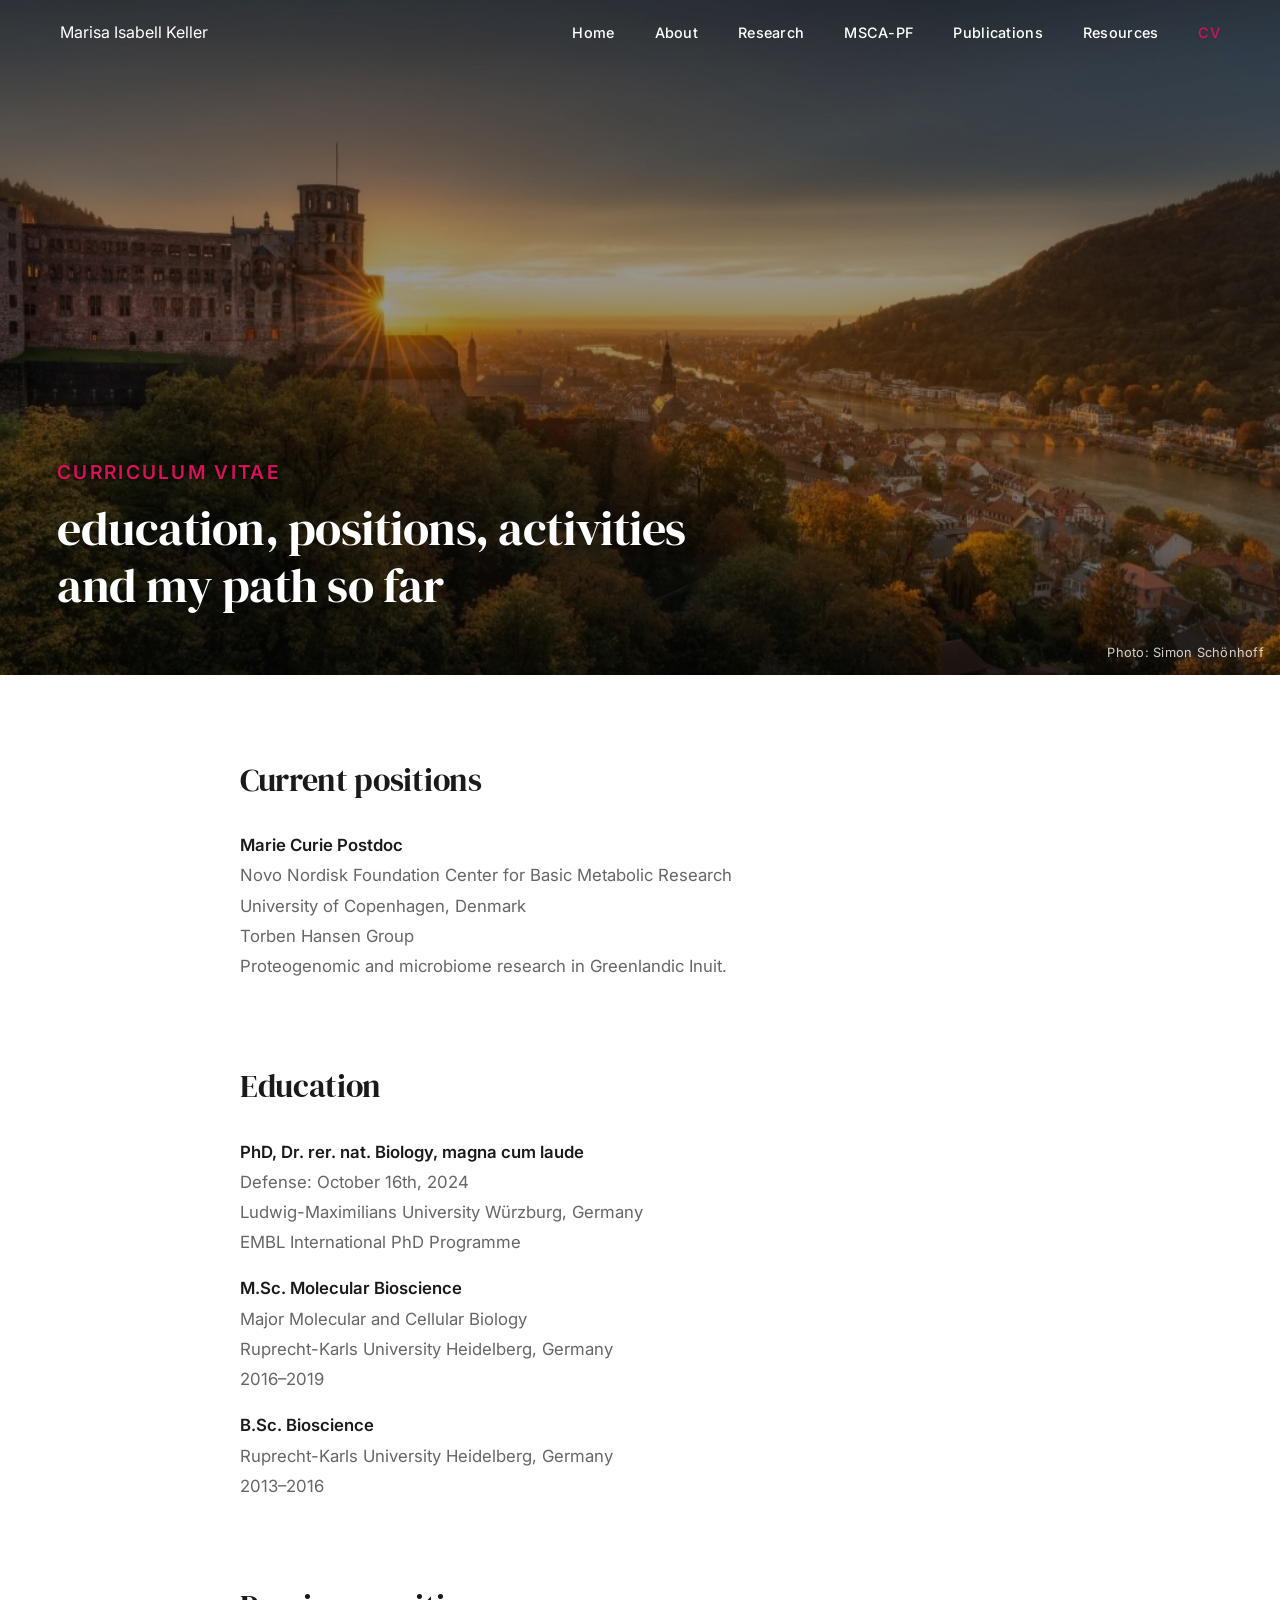
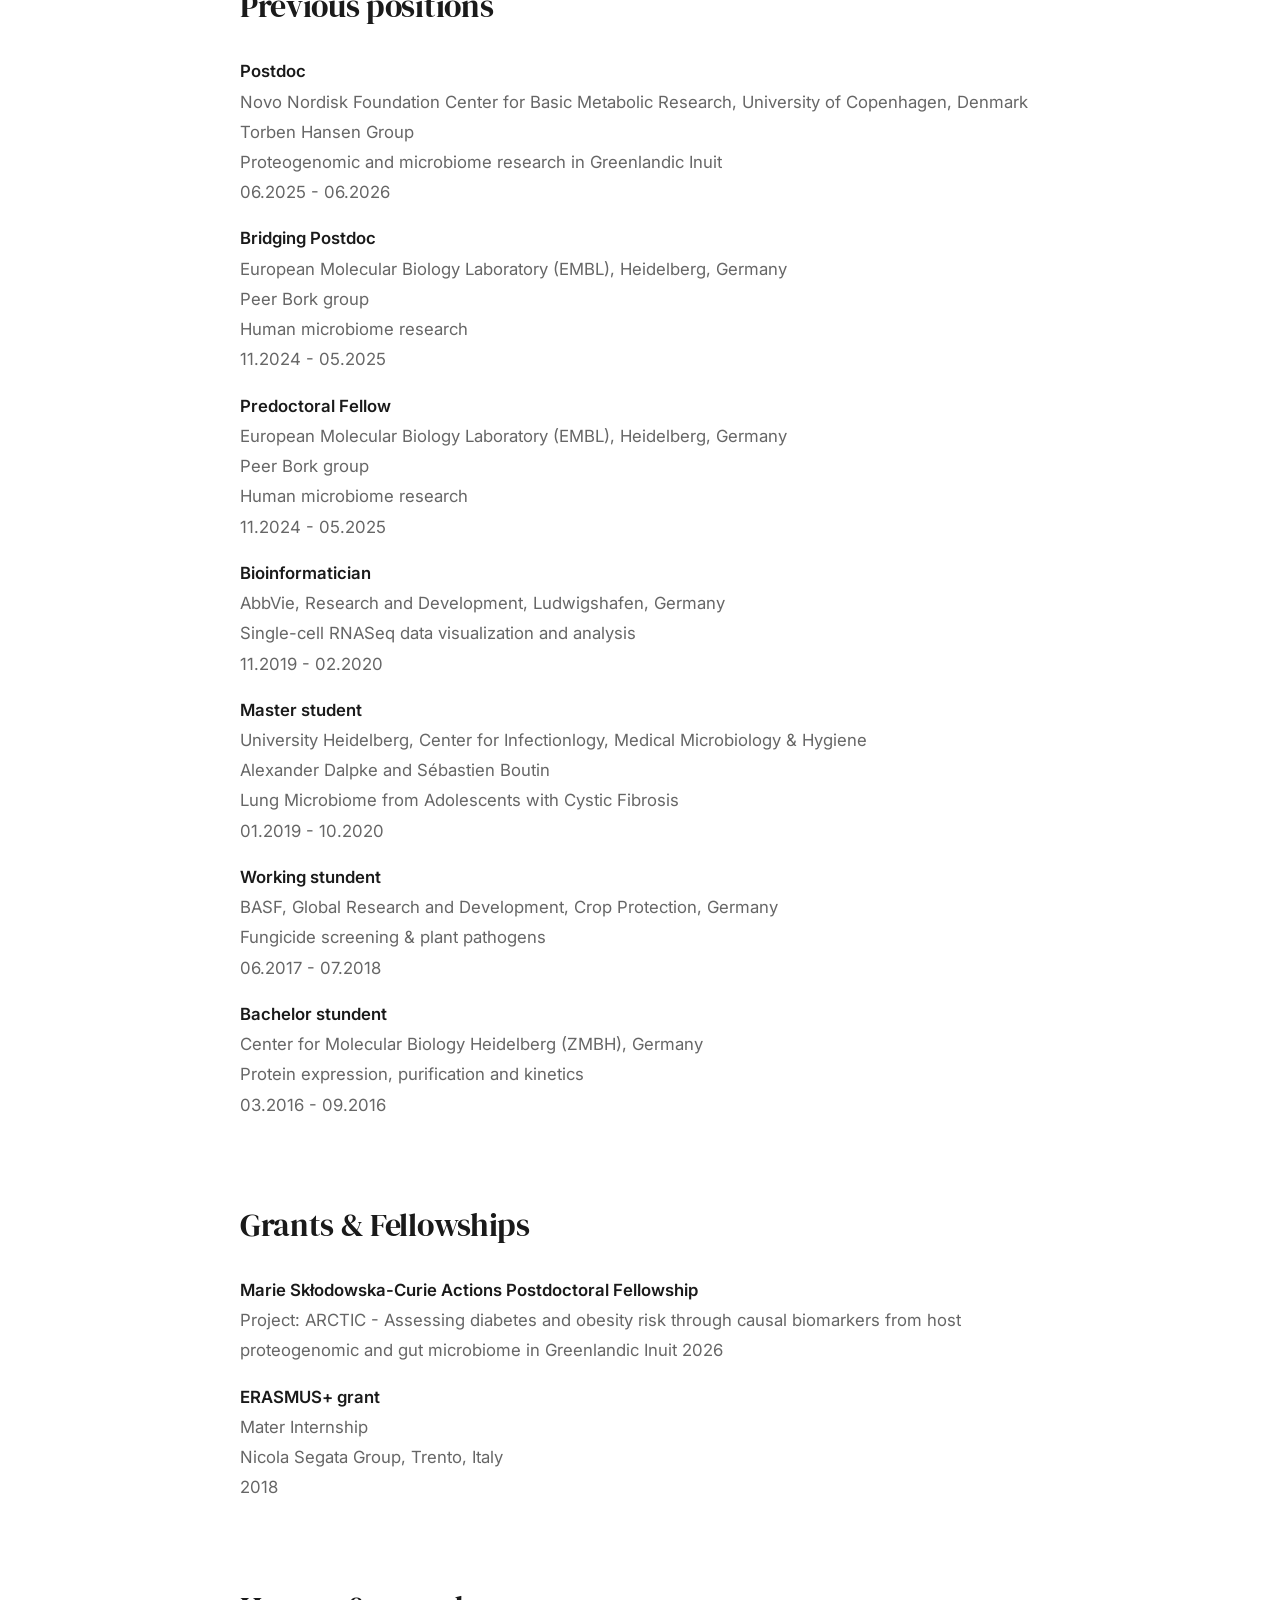
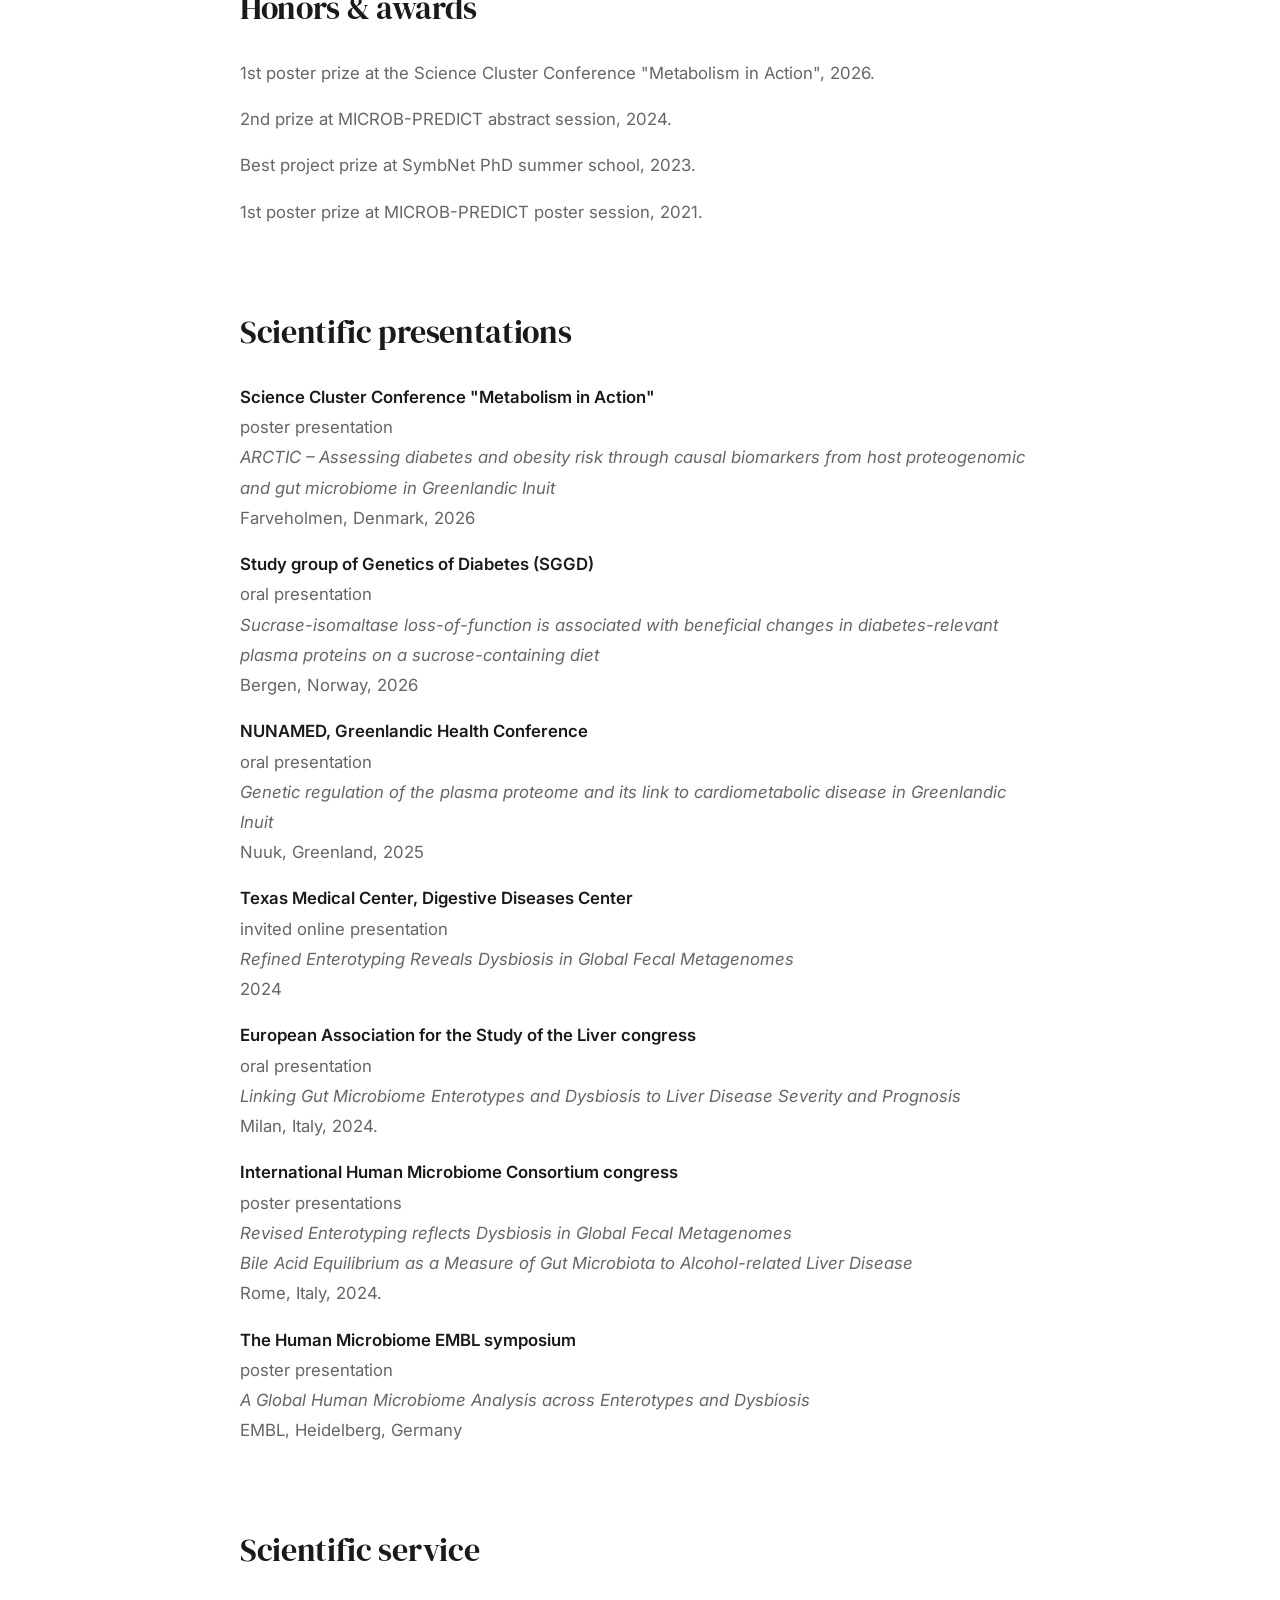
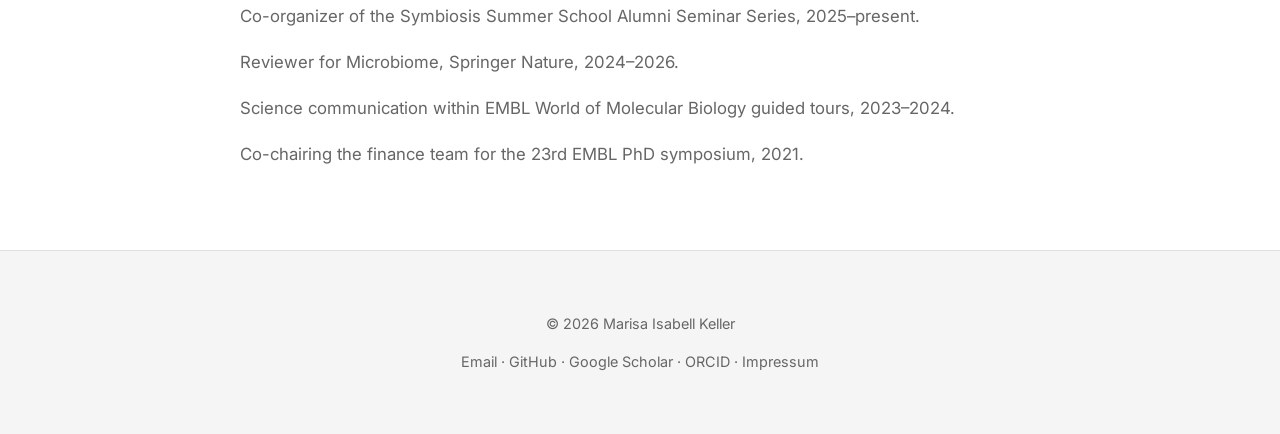
<file: cv.html>
<!DOCTYPE html>
<html lang="en">
<head>
  <meta charset="UTF-8" />
  <meta name="viewport" content="width=device-width, initial-scale=1.0" />
  <title>CV | Marisa Isabell Keller</title>
  <link rel="stylesheet" href="style.css" />
</head>

<body class="secondary-page">
  <!-- Navigation -->
  <nav class="site-nav">
    <div class="nav-brand">
      <a href="index.html" class="nav-name--secondary">Marisa Isabell Keller</a>
    </div>
     <button class="nav-toggle" aria-label="Toggle navigation">
    <span></span>
    <span></span>
    <span></span>
  </button>
    <div class="nav-links">
      <a href="index.html" class="nav-link">Home</a>
      <a href="index.html#about" class="nav-link">About</a>
      <a href="research.html" class="nav-link">Research</a>
      <a href="msca-pf.html" class="nav-link">MSCA-PF</a>
      <a href="publications.html" class="nav-link">Publications</a>
      <a href="resources.html" class="nav-link">Resources</a>
      <a href="cv.html" class="nav-link nav-active">CV</a>
    </div>
  </nav>

  <section class="page-hero">
    <img src="assets/img/HeidelbergvonSimon.jpeg" alt="CV" class="page-hero-bg">
    <div class="page-hero-overlay"></div>
    <div class="page-hero-text">
      <span class="page-hero-label">Curriculum Vitae</span>
      <h1>education, positions, activities and my path so far</h1>
    </div>
    <a href="https://simonschoenhoff.de/en/" target="_blank" rel="noopener noreferrer" class="photo-credit">Photo: Simon Schönhoff</a>
  </section>

  <main class="inner-main">
    <section class="inner-section">
      <div class="inner-content">
    <h2><a href="https://cbmr.ku.dk/research/research-groups/hansen-group/">Current positions</h2>
    <p>
      <strong>Marie Curie Postdoc</strong><br>
      Novo Nordisk Foundation Center for Basic Metabolic Research<br>
      University of Copenhagen, Denmark</a><br>
      Torben Hansen Group<br>
      Proteogenomic and microbiome research in Greenlandic Inuit.</a><br>
    </p>
  </div>
</section>

    

    
    <section class="inner-section">
      <div class="inner-content">
        <h2>Education</h2>
        <p>
          <strong>PhD, Dr. rer. nat. Biology, magna cum laude</strong><br>
          Defense: October 16th, 2024<br>
          Ludwig-Maximilians University Würzburg, Germany<br>
          EMBL International PhD Programme<br>
        </p>
        <p>
          <strong>M.Sc. Molecular Bioscience</strong><br>
          Major Molecular and Cellular Biology<br>
          Ruprecht-Karls University Heidelberg, Germany<br>
          2016–2019<br>
        </p>
        <p>
          <strong>B.Sc. Bioscience</strong><br>
          Ruprecht-Karls University Heidelberg, Germany<br>
          2013–2016<br>
        </p>
      </div>
    </section>

    <section class="inner-section">
      <div class="inner-content">
        <h2>Previous positions</h2>
         <p>
          <strong>Postdoc</strong><br>
          Novo Nordisk Foundation Center for Basic Metabolic Research,
          University of Copenhagen, Denmark<br>
          Torben Hansen Group<br>
          Proteogenomic and microbiome research in Greenlandic Inuit<br>
          06.2025 - 06.2026
        </p>
         <p>
          <strong>Bridging Postdoc</strong><br>
          European Molecular Biology Laboratory (EMBL), Heidelberg, Germany<br>
          Peer Bork group<br>
          Human microbiome research<br>
          11.2024 - 05.2025
        </p>
         <p>
          <strong>Predoctoral Fellow</strong><br>
          European Molecular Biology Laboratory (EMBL), Heidelberg, Germany<br>
          <a href="https://www.bork.embl.de">Peer Bork group</a><br>
          Human microbiome research<br>
          11.2024 - 05.2025
        </p>
        <p>
          <strong>Bioinformatician</strong><br>
          AbbVie, Research and Development, Ludwigshafen, Germany<br>
          Single-cell RNASeq data visualization and analysis<br>
          11.2019 - 02.2020
        </p>
        <p>
          <strong>Master student</strong><br>
          University Heidelberg, Center for Infectionlogy, Medical Microbiology & Hygiene<br>
          Alexander Dalpke and Sébastien Boutin<br>
          Lung Microbiome from Adolescents with Cystic Fibrosis<br>
          01.2019 - 10.2020
        </p>
        <p>
          <strong>Working stundent</strong><br>
          BASF, Global Research and Development, Crop Protection, Germany<br>
          Fungicide screening & plant pathogens<br>
          06.2017 - 07.2018
        </p>
        <p>
          <strong>Bachelor stundent</strong><br>
          Center for Molecular Biology Heidelberg (ZMBH), Germany<br>
          Protein expression, purification and kinetics<br>
          03.2016 - 09.2016 
        </p>
      </div>
    </section>

    <section class="inner-section">
      <div class="inner-content">
        <h2>Grants &amp; Fellowships</h2>
        <p><strong>Marie Skłodowska-Curie Actions Postdoctoral Fellowship</strong></br>
        Project: ARCTIC - Assessing diabetes and obesity risk through causal biomarkers from host proteogenomic and gut microbiome in Greenlandic Inuit
        2026
        <br>
      </p>
        <p>
          <strong>ERASMUS+ grant</strong><br>
          Mater Internship<br> 
          Nicola Segata Group, Trento, Italy<br>
          2018
        </p>
      </div>
    </section>


    <section class="inner-section">
      <div class="inner-content">
        <h2>Honors &amp; awards</h2>
        <p>1st poster prize at the Science Cluster Conference "Metabolism in Action", 2026.</p>
        <p>2nd prize at MICROB-PREDICT abstract session, 2024.</p>
        <p>Best project prize at SymbNet PhD summer school, 2023.</p>
        <p>1st poster prize at MICROB-PREDICT poster session, 2021.</p>
      </div>
    </section>

    <section class="inner-section">
      <div class="inner-content">
        <h2>Scientific presentations</h2>
        <p>
          <strong>Science Cluster Conference "Metabolism in Action"</strong><br>
          poster presentation<br>
          <i>ARCTIC – Assessing diabetes and obesity risk through causal biomarkers from host proteogenomic and gut microbiome in Greenlandic Inuit</i><br>
          Farveholmen, Denmark, 2026
        </p>
        <p>
          <strong>Study group of Genetics of Diabetes (SGGD)</strong><br>
           oral presentation<br> 
          <i>Sucrase-isomaltase loss-of-function is associated with beneficial changes in diabetes-relevant plasma proteins on a sucrose-containing diet</i><br>
          Bergen, Norway, 2026
          <p>
           <p>
          <strong>NUNAMED, Greenlandic Health Conference</strong><br> 
            oral presentation<br>
             <i>Genetic regulation of the plasma proteome and its link to cardiometabolic disease in Greenlandic Inuit</i><br>
          Nuuk, Greenland, 2025
           </p>
        
        <p>
          <strong>Texas Medical Center, Digestive Diseases Center</strong><br>
        invited online presentation<br>
        <i>Refined Enterotyping Reveals Dysbiosis in Global Fecal Metagenomes</i><br>
        2024
         <p>
        
        <p><strong>European Association for the Study of the Liver congress</strong><br>
          oral presentation<br>
          <i>Linking Gut Microbiome Enterotypes and Dysbiosis to Liver Disease Severity and Prognosis</i><br>
          Milan, Italy, 2024.
        </p>
        
        <p><strong>International Human Microbiome Consortium congress</strong><br>
          poster presentations<br>
          <i>Revised Enterotyping reflects Dysbiosis in Global Fecal Metagenomes<br>
Bile Acid Equilibrium as a Measure of Gut Microbiota to Alcohol-related Liver Disease<br>
</i>
          Rome, Italy, 2024.
        </p>

        <p><strong>The Human Microbiome EMBL symposium</strong><br>
        poster presentation<br>
        <i>A Global Human Microbiome Analysis across Enterotypes and Dysbiosis</i><br>
        EMBL, Heidelberg, Germany</p>
        
      </div>
    </section>

    <section class="inner-section">
      <div class="inner-content">
        <h2>Scientific service</h2>
        <p>Co-organizer of the Symbiosis Summer School Alumni Seminar Series, 2025–present.</p>
        <p>Reviewer for Microbiome, Springer Nature, 2024–2026.</p>
        <p>Science communication within EMBL World of Molecular Biology guided tours, 2023–2024.</p>
        <p>Co-chairing the finance team for the 23rd EMBL PhD symposium, 2021.</p>
      </div>
    </section>


  </main>

  <footer>
    <p>© 2026 Marisa Isabell Keller</p>
    <p>
      <a href="mailto:marisa.keller@sund.ku.dk">Email</a> ·
      <a href="https://github.com/MarisaIsabell">GitHub</a> ·
      <a href="https://scholar.google.com/citations?hl=en&user=rikPBz0AAAAJ">Google Scholar</a> ·
      <a href="https://orcid.org/0000-0002-1485-415X">ORCID</a> ·
      <a href="impressum.html">Impressum</a>
    </p>
  </footer>

  <script>
  const nav = document.querySelector('.site-nav');
  const hero = document.querySelector('.page-hero');
  function updateNav() {
    nav.classList.toggle('site-nav--scrolled', window.scrollY >= hero.offsetHeight);
  }
  window.addEventListener('scroll', updateNav, { passive: true });
  updateNav();
</script>

   <script>
  const toggle = document.querySelector('.nav-toggle');
  const navLinks = document.querySelector('.nav-links');
  toggle.addEventListener('click', () => {
    toggle.classList.toggle('nav-toggle--open');
    navLinks.classList.toggle('nav-links--open');
  });
</script>
  
</body>
</html>
</file>
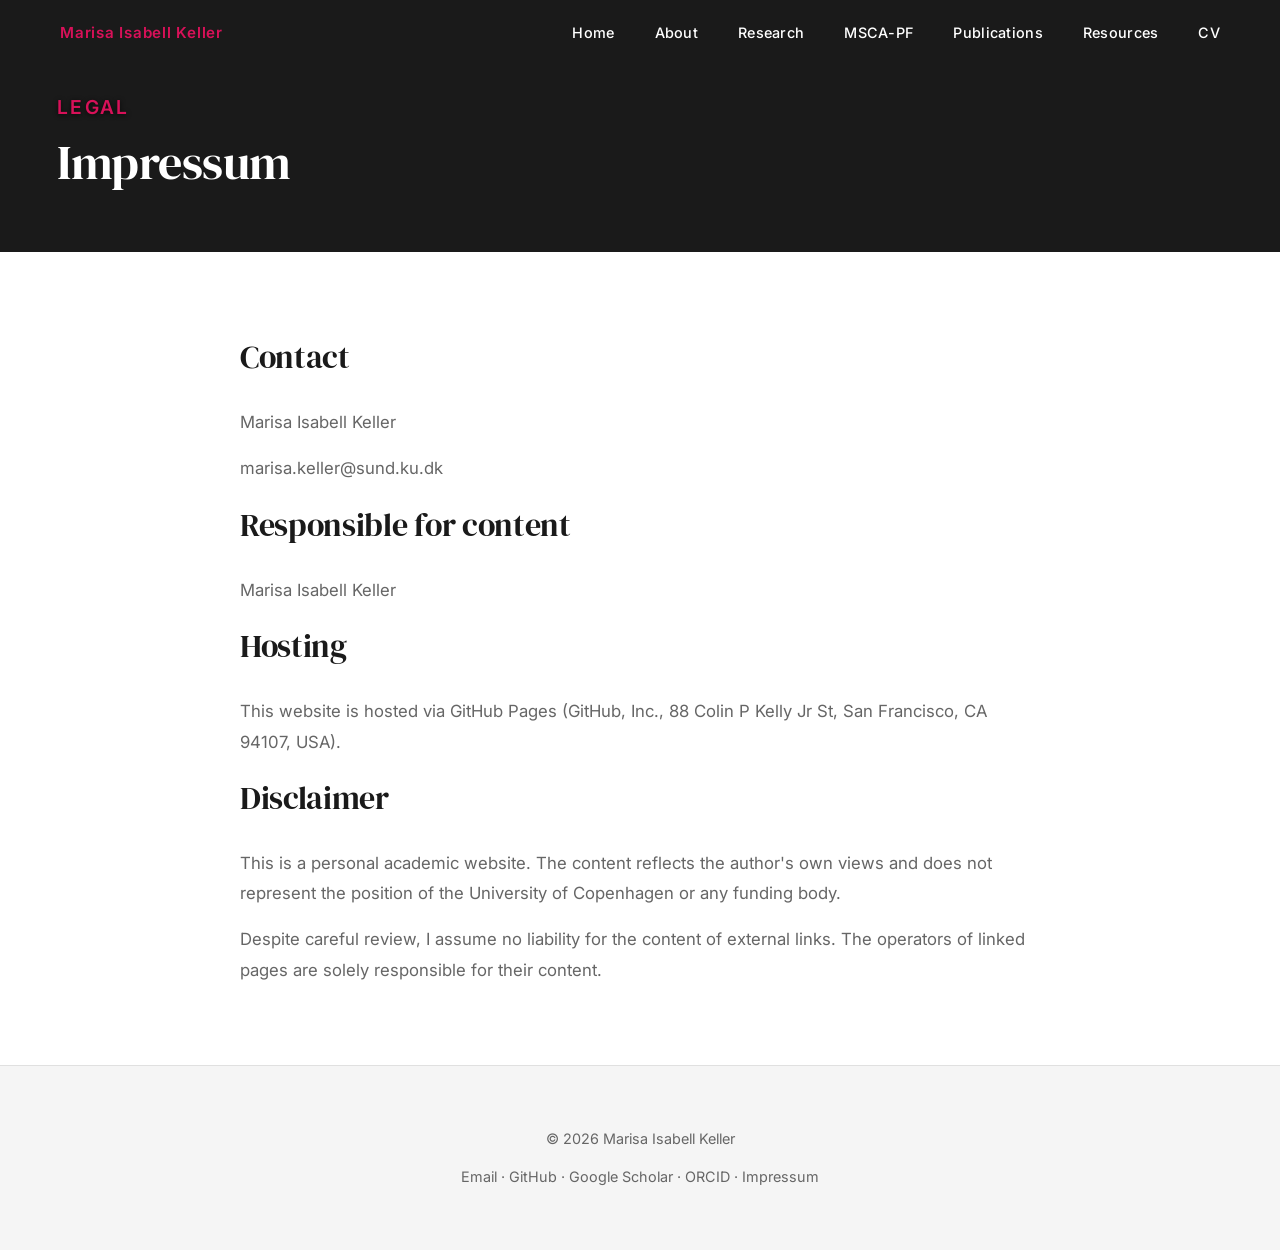
<file: impressum.html>
<!DOCTYPE html>
<html lang="en">
<head>
  <meta charset="UTF-8" />
  <meta name="viewport" content="width=device-width, initial-scale=1.0" />
  <title>Impressum | Marisa Isabell Keller</title>
  <link rel="stylesheet" href="style.css" />
</head>

<body>
  <!-- Navigation -->
  <nav class="site-nav">
    <div class="nav-brand">
      <a href="index.html" class="nav-name">Marisa Isabell Keller</a>
    </div>
    <div class="nav-links">
      <a href="index.html" class="nav-link">Home</a>
      <a href="index.html#about" class="nav-link">About</a>
      <a href="research.html" class="nav-link">Research</a>
      <a href="msca-pf.html" class="nav-link">MSCA-PF</a>
      <a href="publications.html" class="nav-link">Publications</a>
      <a href="resources.html" class="nav-link">Resources</a>
      <a href="cv.html" class="nav-link">CV</a>
    </div>
  </nav>

  <section class="page-hero page-hero--short">
    <div class="page-hero-overlay" style="background: rgba(26,26,26,0.85);"></div>
    <div class="page-hero-text">
      <span class="page-hero-label">Legal</span>
      <h1>Impressum</h1>
    </div>
  </section>

  <main class="inner-main">
    <section class="inner-section">
      <div class="inner-content">

        <h2>Contact</h2>
        <p>
          Marisa Isabell Keller<br>
          
        </p>
        <p>
          <a href="mailto:marisa.keller@sund.ku.dk">marisa.keller@sund.ku.dk</a>
        </p>

        <h2>Responsible for content</h2>
        <p>Marisa Isabell Keller</p>

        <h2>Hosting</h2>
        <p>
          This website is hosted via GitHub Pages (GitHub, Inc., 88 Colin P Kelly Jr St,
          San Francisco, CA 94107, USA).
        </p>

        <h2>Disclaimer</h2>
        <p>
          This is a personal academic website. The content reflects the author's own
          views and does not represent the position of the University of Copenhagen or
          any funding body.
        </p>
        <p>
          Despite careful review, I assume no liability for the content of external
          links. The operators of linked pages are solely responsible for their content.
        </p>

      </div>
    </section>
  </main>

  <footer>
    <p>© 2026 Marisa Isabell Keller</p>
    <p>
      <a href="mailto:marisa.keller@sund.ku.dk">Email</a> ·
      <a href="https://github.com/MarisaIsabell">GitHub</a> ·
      <a href="https://scholar.google.com/citations?hl=en&user=rikPBz0AAAAJ">Google Scholar</a> ·
      <a href="https://orcid.org/0000-0002-1485-415X">ORCID</a> ·
      <a href="impressum.html">Impressum</a>
    </p>
  </footer>
</body>
</html>
</file>
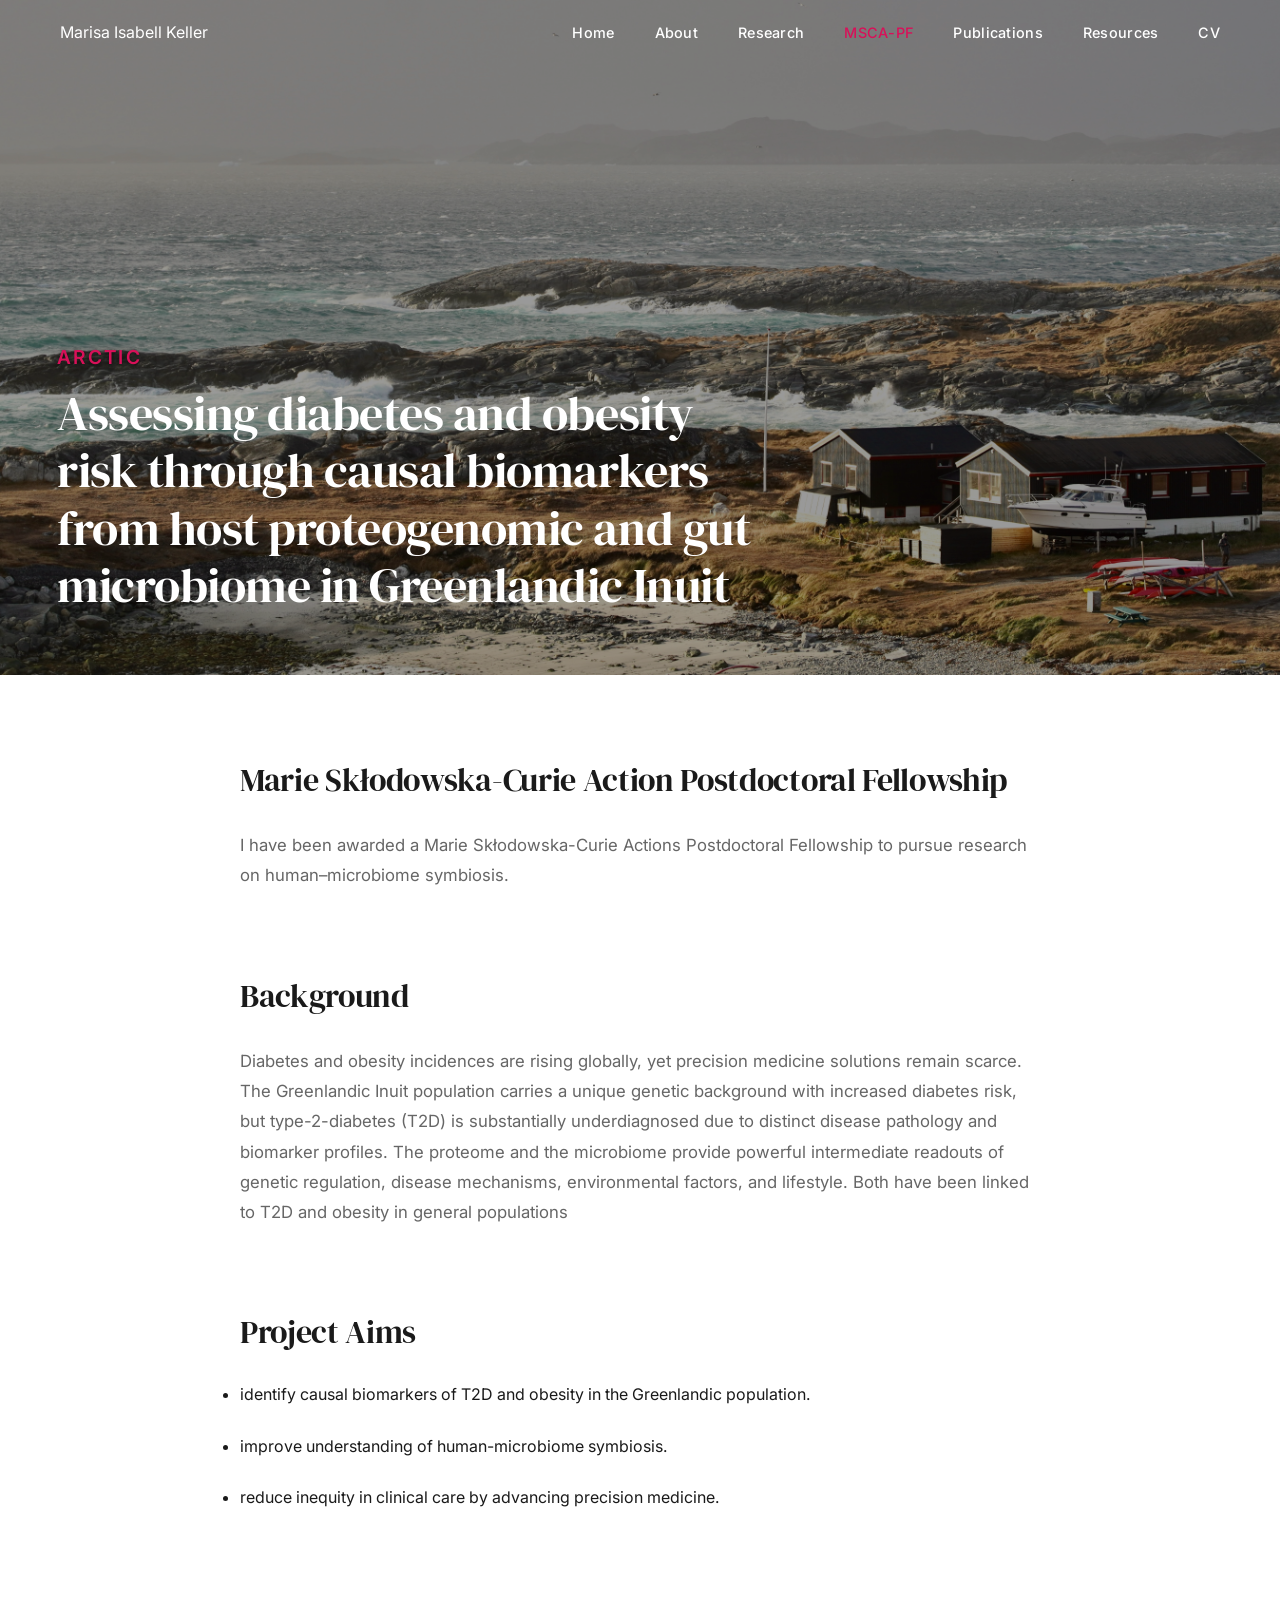
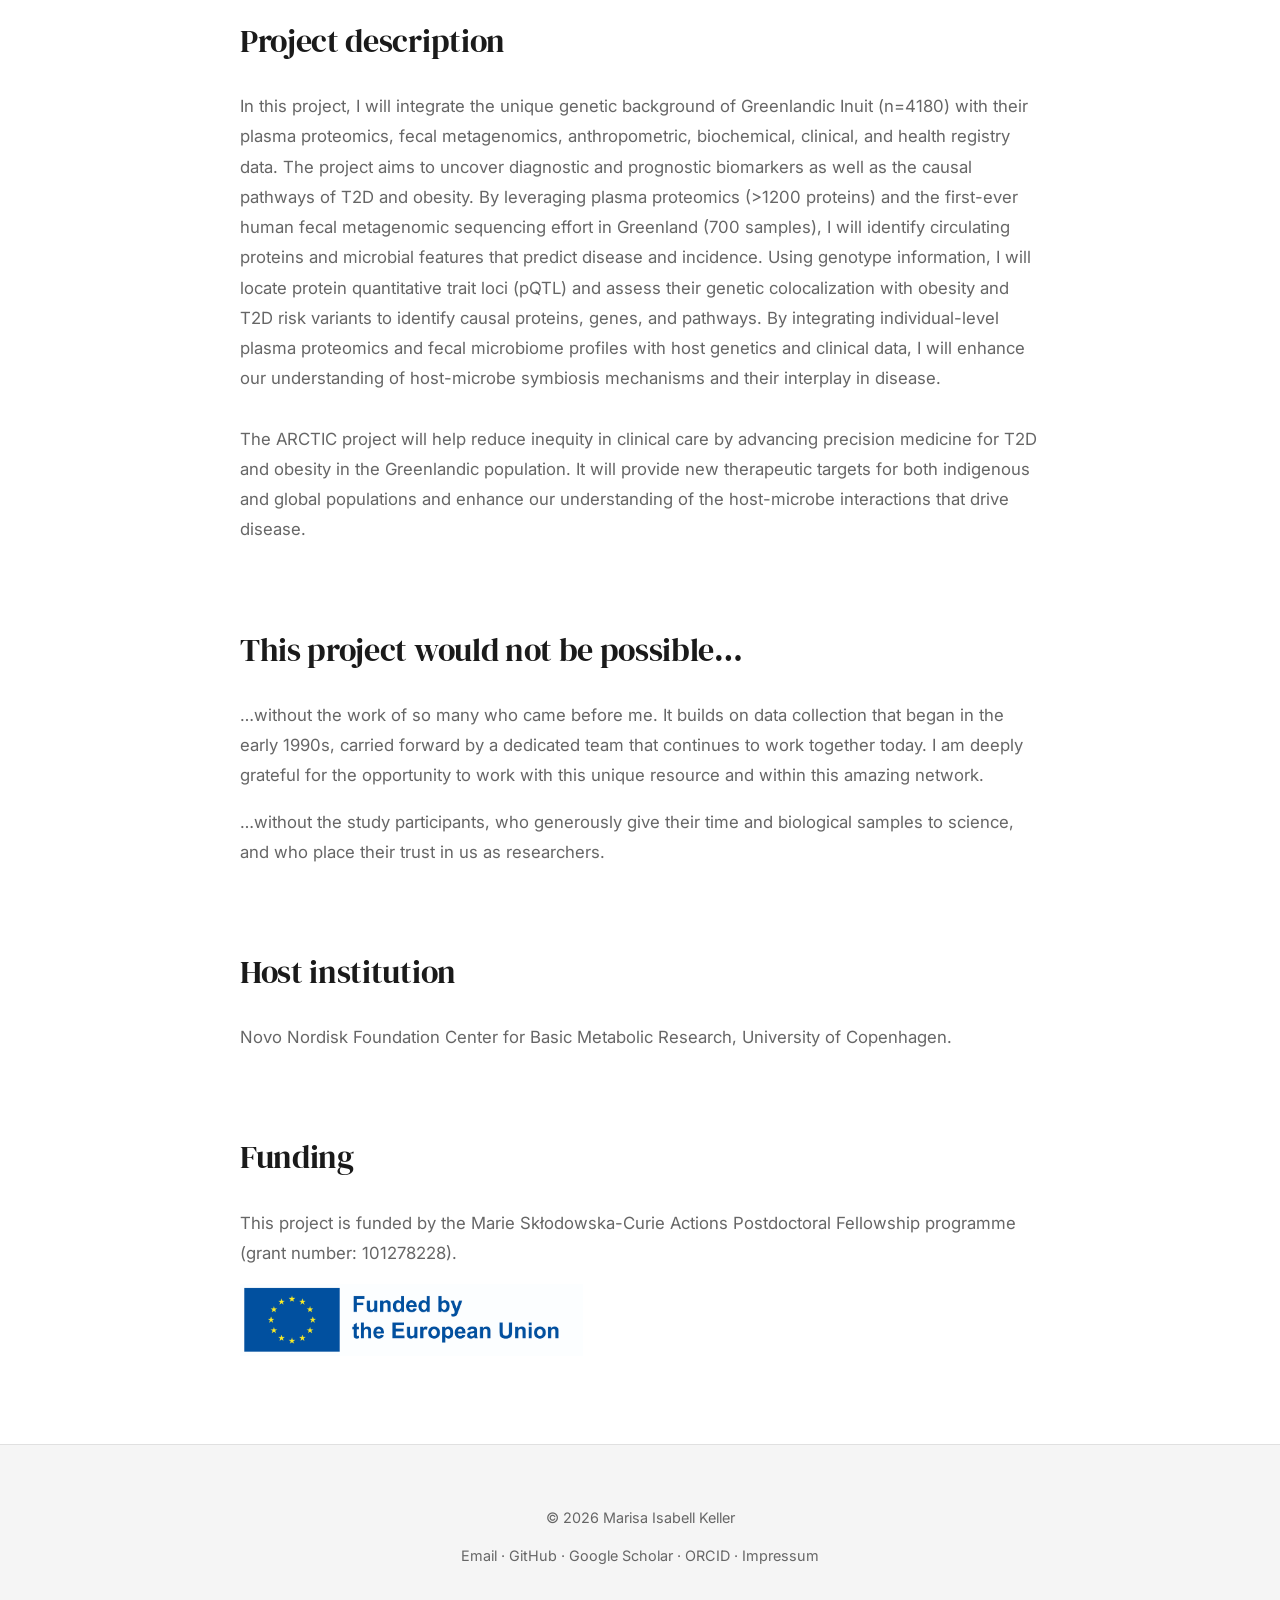
<file: msca-pf.html>
<!DOCTYPE html>
<html lang="en">
<head>
  <meta charset="UTF-8" />
  <meta name="viewport" content="width=device-width, initial-scale=1.0" />
  <title>MSCA-PF | Marisa Isabell Keller</title>
  <link rel="stylesheet" href="style.css" />
</head>

<body>
  <!-- Navigation -->
  <nav class="site-nav">
    <div class="nav-brand">
      <a href="index.html" class="nav-name--secondary">Marisa Isabell Keller</a>
    </div>
    <button class="nav-toggle" aria-label="Toggle navigation">
    <span></span>
    <span></span>
    <span></span>
  </button>
    <div class="nav-links">
      <a href="index.html" class="nav-link">Home</a>
      <a href="index.html#about" class="nav-link">About</a>
      <a href="research.html" class="nav-link">Research</a>
      <a href="msca-pf.html" class="nav-link nav-active">MSCA-PF</a>
      <a href="publications.html" class="nav-link">Publications</a>
      <a href="resources.html" class="nav-link">Resources</a>
      <a href="cv.html" class="nav-link">CV</a>
    </div>
  </nav>

  <section class="page-hero">
    <img src="assets/img/DSC082412.jpeg" alt="MSCA-PF" class="page-hero-bg">
    <div class="page-hero-overlay"></div>
    <div class="page-hero-text">
      <span class="page-hero-label">ARCTIC</span>
      <h1>Assessing diabetes and obesity risk through causal biomarkers from host proteogenomic and gut microbiome in Greenlandic Inuit</h1>
    </div>
  </section>

  <main class="inner-main">

    <section class="inner-section">
      <div class="inner-content">
        <h2>Marie Skłodowska-Curie Action Postdoctoral Fellowship</h2>
        <p>
          I have been awarded a Marie Skłodowska-Curie Actions Postdoctoral Fellowship
          to pursue research on human–microbiome symbiosis.
        </p>
      </div>
    </section>

    <section class="inner-section">
      <div class="inner-content">
        <h2>Background</h2>
        <p>
         Diabetes and obesity incidences are rising globally, yet precision medicine solutions remain scarce. The Greenlandic Inuit population carries a unique genetic
          background with increased diabetes risk, but type-2-diabetes (T2D) is substantially underdiagnosed due to distinct disease pathology and biomarker profiles. 
          The proteome and the microbiome provide powerful intermediate readouts of genetic regulation, disease mechanisms, environmental factors, and lifestyle. 
          Both have been linked to T2D and obesity in general populations
        </p>
      </div>
    </section>

    <section class="inner-section">
      <div class="inner-content">
        <h2>Project Aims</h2>
        <ul>
          <li>identify causal biomarkers of T2D and obesity in the Greenlandic population.</li><br>
          <li>improve understanding of human-microbiome symbiosis.</li><br>
          <li>reduce inequity in clinical care by advancing precision medicine.</li><br>
        </ul>
      </div>
    </section>

     <section class="inner-section">
      <div class="inner-content">
        <h2>Project description</h2>
        <p>
          In this project, I will integrate the unique genetic background of Greenlandic Inuit (n=4180) with their plasma proteomics, fecal metagenomics, anthropometric, 
          biochemical, clinical, and health registry data. The project aims to uncover diagnostic and prognostic biomarkers as well as the causal pathways of T2D and obesity. 
          By leveraging plasma proteomics (>1200 proteins) and the first-ever human fecal metagenomic sequencing effort in Greenland (700 samples), 
          I will identify circulating proteins and microbial features that predict disease and incidence. 
          Using genotype information, I will locate protein quantitative trait loci (pQTL) and assess their genetic colocalization with obesity and T2D risk variants 
          to identify causal proteins, genes, and pathways. By integrating individual-level plasma proteomics and fecal microbiome profiles with host genetics and clinical data, 
          I will enhance our understanding of host-microbe symbiosis mechanisms and their interplay in disease.<br>
          <br>
          The ARCTIC project will help reduce inequity in clinical care by advancing precision medicine for T2D and obesity in the Greenlandic population.
          It will provide new therapeutic targets for both indigenous and global populations and enhance our understanding of the host-microbe interactions that drive disease.
        </p>
      </div>
    </section>

    <section class="inner-section">
      <div class="inner-content">
        <h2>This project would not be possible…</h2>
<p>
  …without the work of so many who came before me. It builds on data
  collection that began in the early 1990s, carried forward by a dedicated
  team that continues to work together today. I am deeply grateful for the
  opportunity to work with this unique resource and within this amazing network.
</p>
<p>
  …without the study participants, who generously give their time and
  biological samples to science, and who place their trust in us as
  researchers.
</p>
      </div>
    </section>

    <section class="inner-section">
      <div class="inner-content">
        <h2>Host institution</h2>
        <p>
          Novo Nordisk Foundation Center for Basic Metabolic Research,
          University of Copenhagen.
        </p>
      </div>
    </section>

    <section class="inner-section">
      <div class="inner-content">
        <h2>Funding</h2>
        <p>
          This project is funded by the Marie Skłodowska-Curie Actions Postdoctoral Fellowship programme (grant number: 101278228).
         </p>
          <img src="assets/img/ENFundedbytheEU-POS.jpg" 
         alt="Funded by the European Union" 
         class="eu-logo"> 
      </div>
    </section>

 

  </main>

  
  <footer class="footer-msca">
    <div class="footer-left">
      <p>© 2026 Marisa Isabell Keller</p>
      <p>
        <a href="mailto:marisa.keller@sund.ku.dk">Email</a> ·
        <a href="https://github.com/MarisaIsabell">GitHub</a> ·
        <a href="https://scholar.google.com/citations?hl=en&user=rikPBz0AAAAJ">Google Scholar</a> ·
        <a href="https://orcid.org/0000-0002-1485-415X">ORCID</a> ·
      <a href="impressum.html">Impressum</a>
      </p>
    </div>
  </footer>
  <script>
  const nav = document.querySelector('.site-nav');
  const hero = document.querySelector('.page-hero');
  function updateNav() {
    nav.classList.toggle('site-nav--scrolled', window.scrollY >= hero.offsetHeight);
  }
  window.addEventListener('scroll', updateNav, { passive: true });
  updateNav();
</script>
   <script>
  const toggle = document.querySelector('.nav-toggle');
  const navLinks = document.querySelector('.nav-links');
  toggle.addEventListener('click', () => {
    toggle.classList.toggle('nav-toggle--open');
    navLinks.classList.toggle('nav-links--open');
  });
</script>
</body>
</html>
</file>
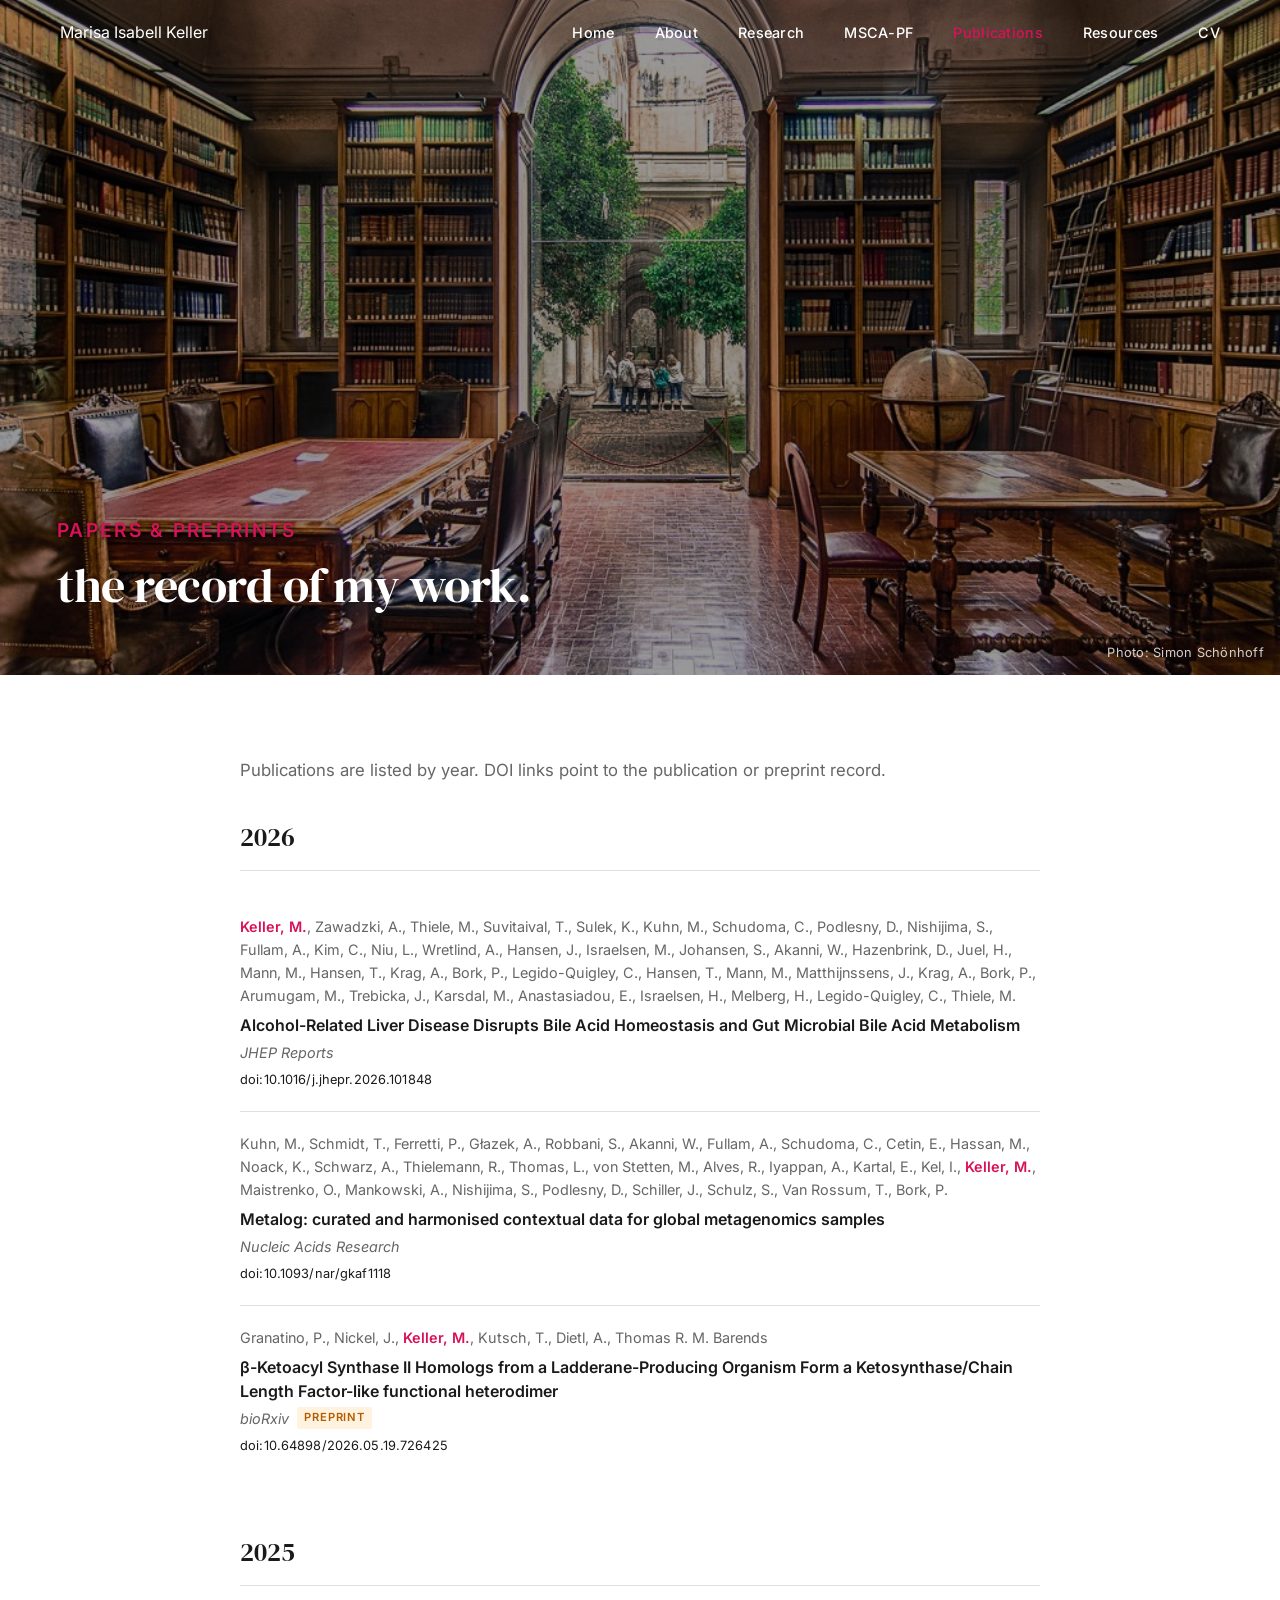
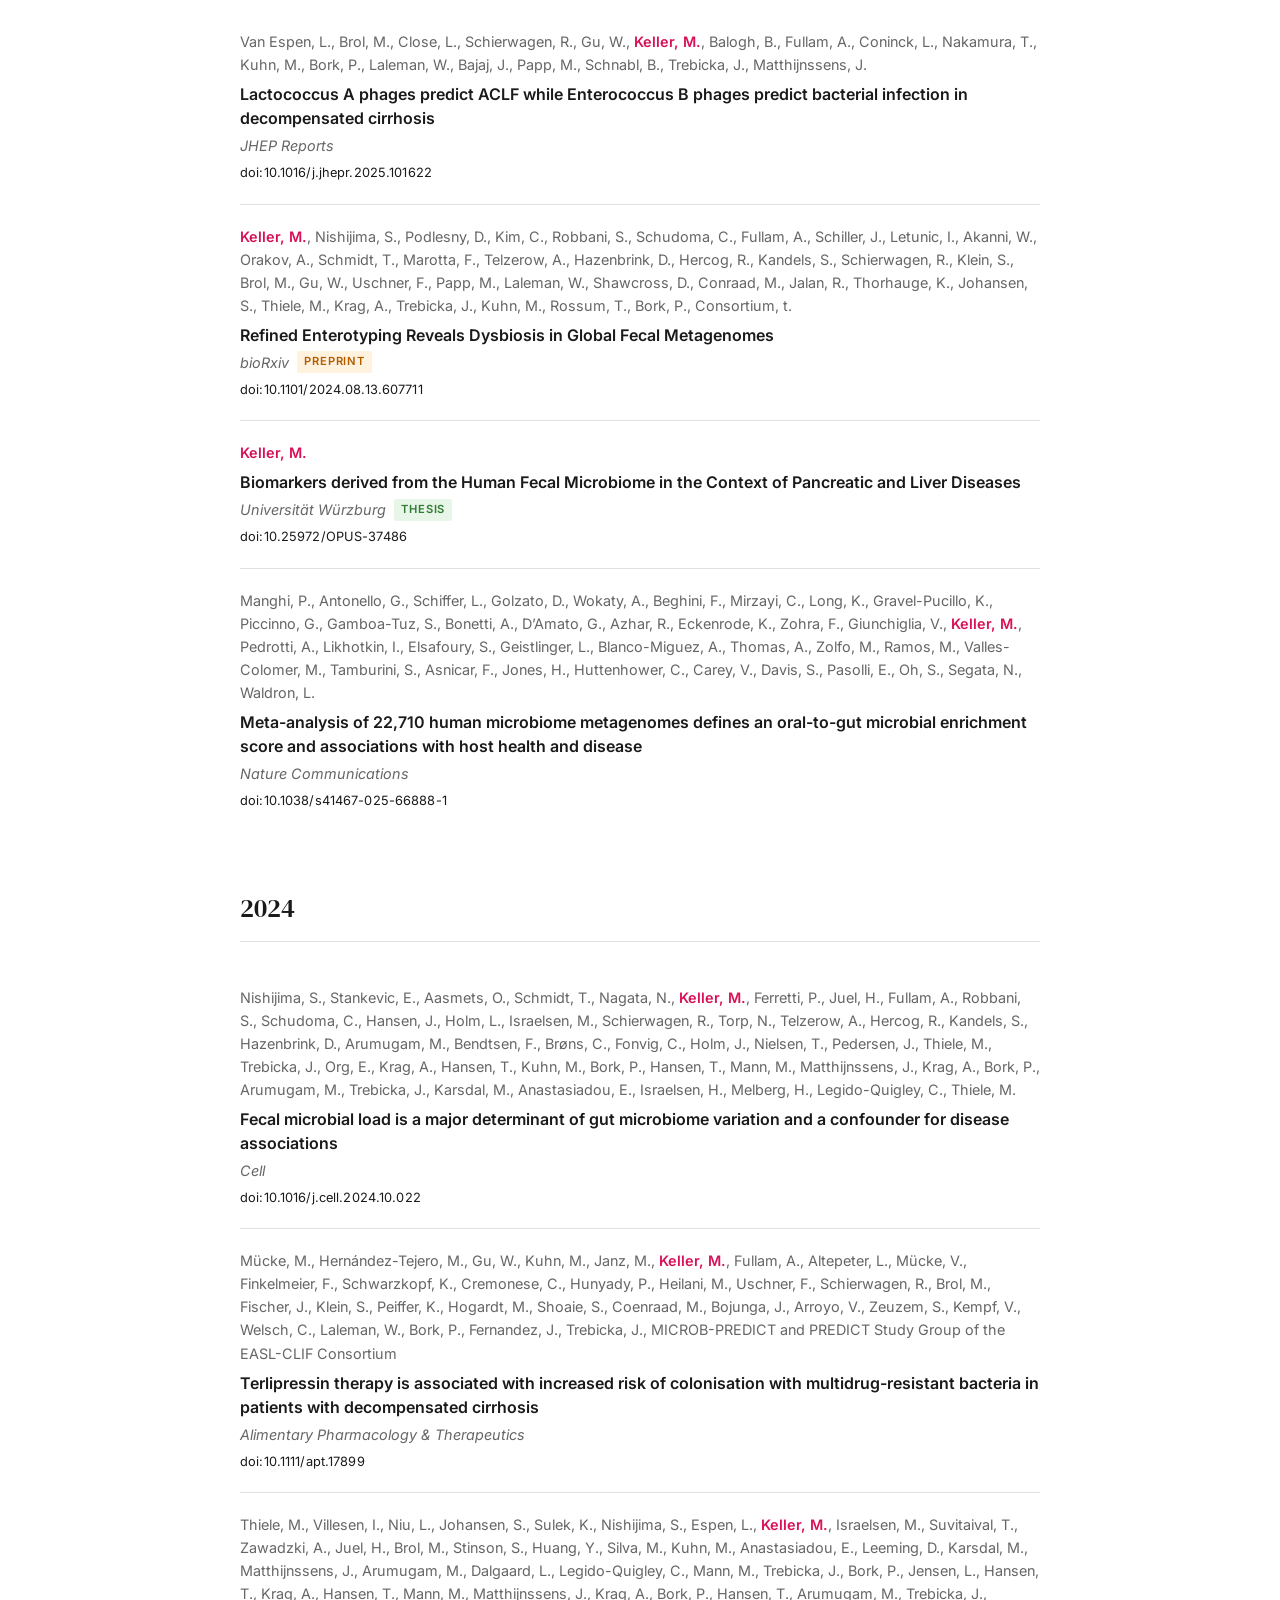
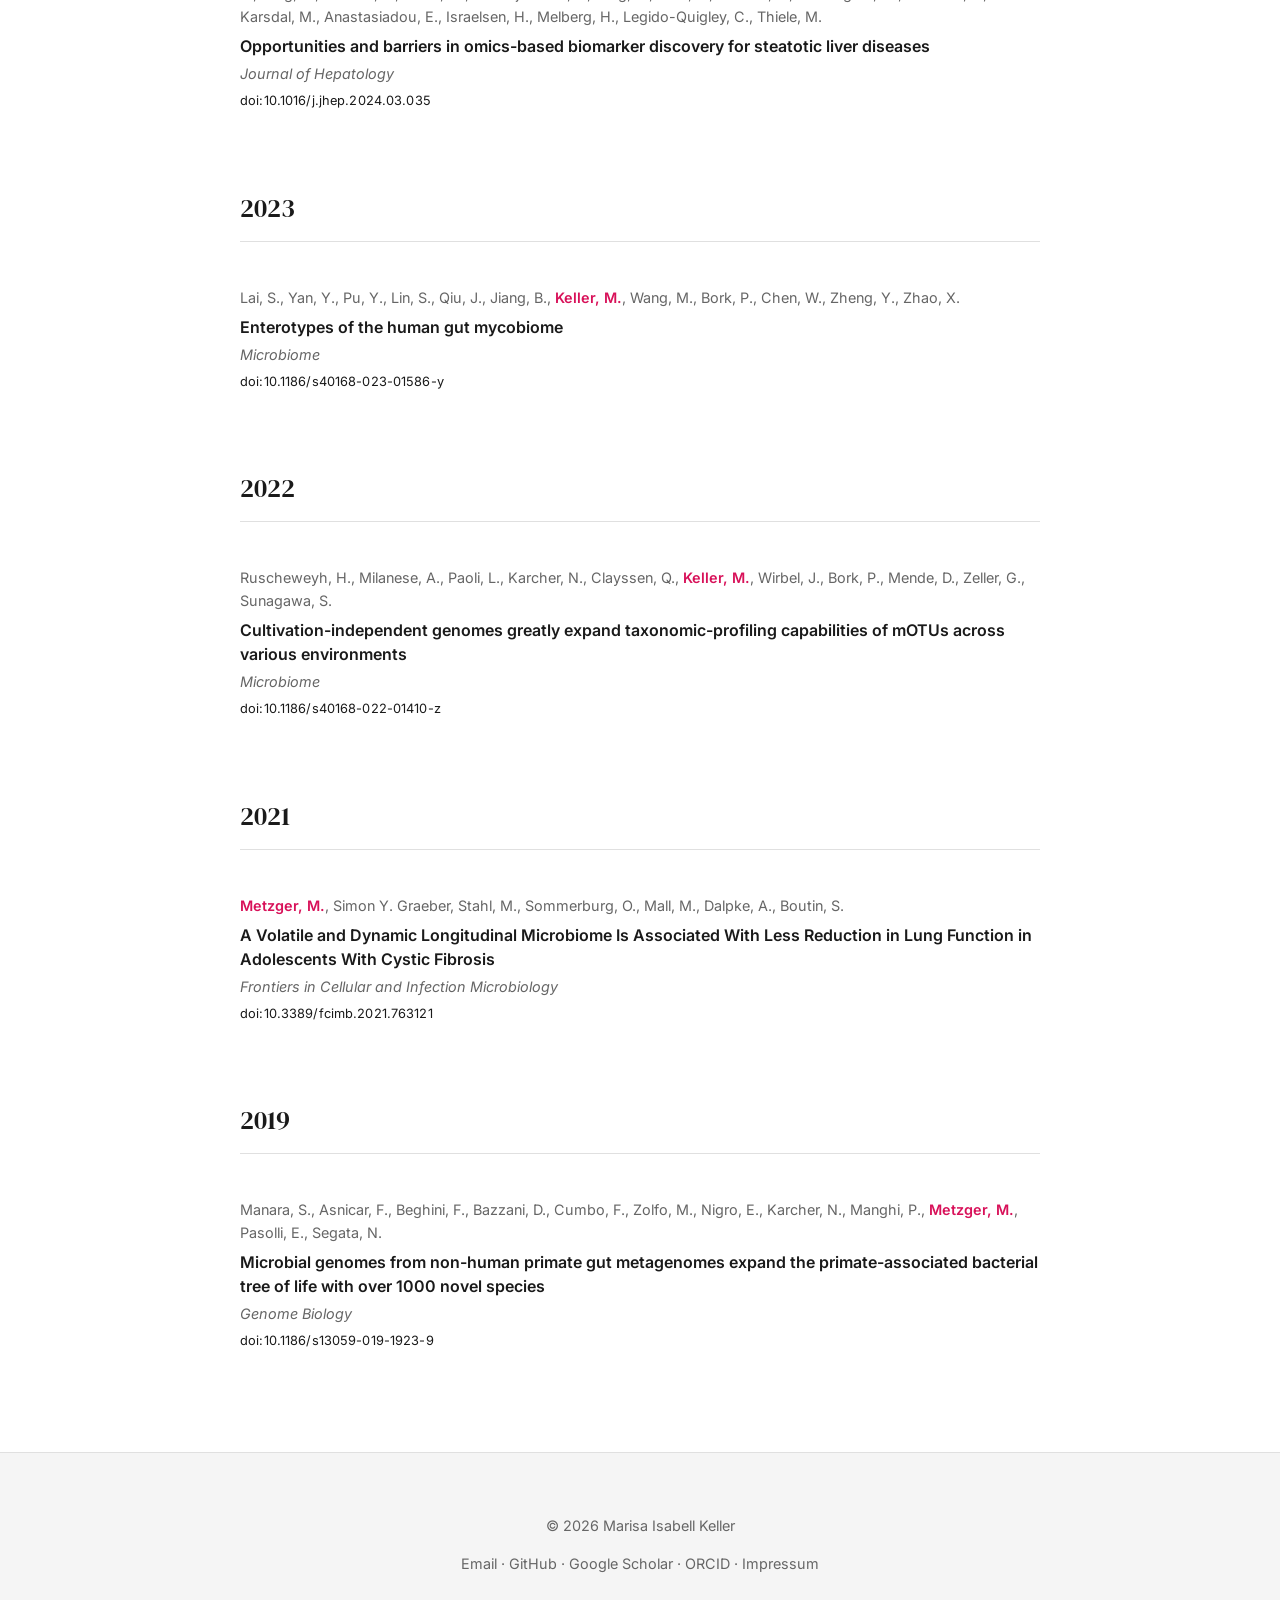
<file: publications.html>
<!DOCTYPE html>
<html lang="en">
<head>
  <meta charset="UTF-8" />
  <meta name="viewport" content="width=device-width, initial-scale=1.0" />
  <title>Publications | Marisa Isabell Keller</title>
  <link rel="stylesheet" href="style.css" />
</head>

<body>
  <!-- Navigation -->
  <nav class="site-nav">
    <div class="nav-brand">
      <a href="index.html" class="nav-name--secondary">Marisa Isabell Keller</a>
    </div>
    <button class="nav-toggle" aria-label="Toggle navigation">
    <span></span>
    <span></span>
    <span></span>
  </button>
    <div class="nav-links">
      <a href="index.html" class="nav-link">Home</a>
      <a href="index.html#about" class="nav-link">About</a>
      <a href="research.html" class="nav-link">Research</a>
      <a href="msca-pf.html" class="nav-link">MSCA-PF</a>
      <a href="publications.html" class="nav-link nav-active">Publications</a>
      <a href="resources.html" class="nav-link">Resources</a>
      <a href="cv.html" class="nav-link">CV</a>
    </div>
  </nav>

  <section class="page-hero">
    <img src="assets/img/IMG_2647.JPG" alt="Publications" class="page-hero-bg">
    <div class="page-hero-overlay"></div>
    <div class="page-hero-text">
      <span class="page-hero-label">papers & preprints</span>
      <h1>the record of my work.</h1>
    </div>
    <a href="https://simonschoenhoff.de/en/" target="_blank" rel="noopener noreferrer" class="photo-credit">Photo: Simon Schönhoff</a>
  </section>

  <main class="inner-main">
    <section class="inner-section">
      <div class="inner-content">
        <p class="intro-text">
          Publications are listed by year. DOI links point to the publication or preprint record.
        </p>
        <div id="publication-list">
          <p>Loading publications...</p>
        </div>
      </div>
    </section>
  </main>

  <script>
  function formatAuthors(authors) {
    if (!authors || !authors.length) return "";
    return authors
      .map(a => {
        if (a.literal) return a.literal;
        const last = a.family || "";
        const first = a.given ? a.given[0] + "." : "";
        return first ? `${last}, ${first}` : last;
      })
      .join(", ");
  }

  function highlightName(authorsStr) {
    // Bold all variants of Marisa Keller's name (married) and Metzger (maiden)
    return authorsStr.replace(
      /((Keller|Metzger),\s+M(?:arisa(?:\s+Isabell)?(?:\s+I\.?)?|\s+I\.)?\.?)/g,
      "<strong>$1</strong>"
    );
  }

  function getYear(pub) {
    // Zotero CSL JSON uses issued.date-parts, not a top-level date field
    if (pub.issued && pub.issued["date-parts"] && pub.issued["date-parts"][0]) {
      return String(pub.issued["date-parts"][0][0]);
    }
    return "n.d.";
  }

  function getType(pub) {
    if (pub.type === "thesis") return "thesis";
    if (!pub.publicationTitle && !pub["container-title"]) return "preprint";
    return "article";
  }

  async function loadPublications() {
    const list = document.getElementById("publication-list");

    try {
      const response = await fetch("publications.json");
      const publications = await response.json();

      const normalized = publications.map(pub => ({
        year: getYear(pub),
        authors: formatAuthors(pub.author),
        title: pub.title || "",
        journal: pub["container-title"] || pub.publicationTitle || pub.publisher || "Preprint",
        doi: pub.DOI || "",
        type: getType(pub)
      }));

      normalized.sort((a, b) => b.year.localeCompare(a.year));

      const grouped = normalized.reduce((acc, pub) => {
        if (!acc[pub.year]) acc[pub.year] = [];
        acc[pub.year].push(pub);
        return acc;
      }, {});

      list.innerHTML = "";

      Object.keys(grouped)
        .sort((a, b) => b.localeCompare(a))
        .forEach(year => {
          const yearLabel = document.createElement("div");
          yearLabel.className = "pub-year-label";
          yearLabel.textContent = year;
          list.appendChild(yearLabel);

          const yearGroup = document.createElement("div");
          yearGroup.className = "pub-year-group";
          list.appendChild(yearGroup);

          grouped[year].forEach(pub => {
            const entry = document.createElement("div");
            entry.className = "pub-entry";

            const doiLink = pub.doi
              ? `<a class="pub-doi" href="https://doi.org/${pub.doi}" target="_blank" rel="noopener noreferrer">doi:${pub.doi}</a>`
              : "";

            let badge = "";
            if (pub.type === "preprint") {
              badge = `<span class="pub-badge pub-badge--preprint">Preprint</span>`;
            } else if (pub.type === "thesis") {
              badge = `<span class="pub-badge pub-badge--thesis">Thesis</span>`;
            }

            entry.innerHTML = `
              <div class="pub-meta">
                <span class="pub-authors">${highlightName(pub.authors)}</span>
                <strong class="pub-title">${pub.title}</strong>
                <span class="pub-journal"><em>${pub.journal}</em> ${badge}</span>
                ${doiLink}
              </div>
            `;

            yearGroup.appendChild(entry);
          });
        });

    } catch (error) {
      console.error(error);
      list.innerHTML = "<p>Publication list could not be loaded.</p>";
    }
  }

  loadPublications();
  </script>

  <footer>
    <p>© 2026 Marisa Isabell Keller</p>
    <p>
      <a href="mailto:marisa.keller@sund.ku.dk">Email</a> ·
      <a href="https://github.com/MarisaIsabell">GitHub</a> ·
      <a href="https://scholar.google.com/citations?hl=en&user=rikPBz0AAAAJ">Google Scholar</a> ·
      <a href="https://orcid.org/0000-0002-1485-415X">ORCID</a> ·
      <a href="impressum.html">Impressum</a>
    </p>
  </footer>
  <script>
  const nav = document.querySelector('.site-nav');
  const hero = document.querySelector('.page-hero');
  function updateNav() {
    nav.classList.toggle('site-nav--scrolled', window.scrollY >= hero.offsetHeight);
  }
  window.addEventListener('scroll', updateNav, { passive: true });
  updateNav();
</script>

   <script>
  const toggle = document.querySelector('.nav-toggle');
  const navLinks = document.querySelector('.nav-links');
  toggle.addEventListener('click', () => {
    toggle.classList.toggle('nav-toggle--open');
    navLinks.classList.toggle('nav-links--open');
  });
</script>
  
</body>
</html>
</file>
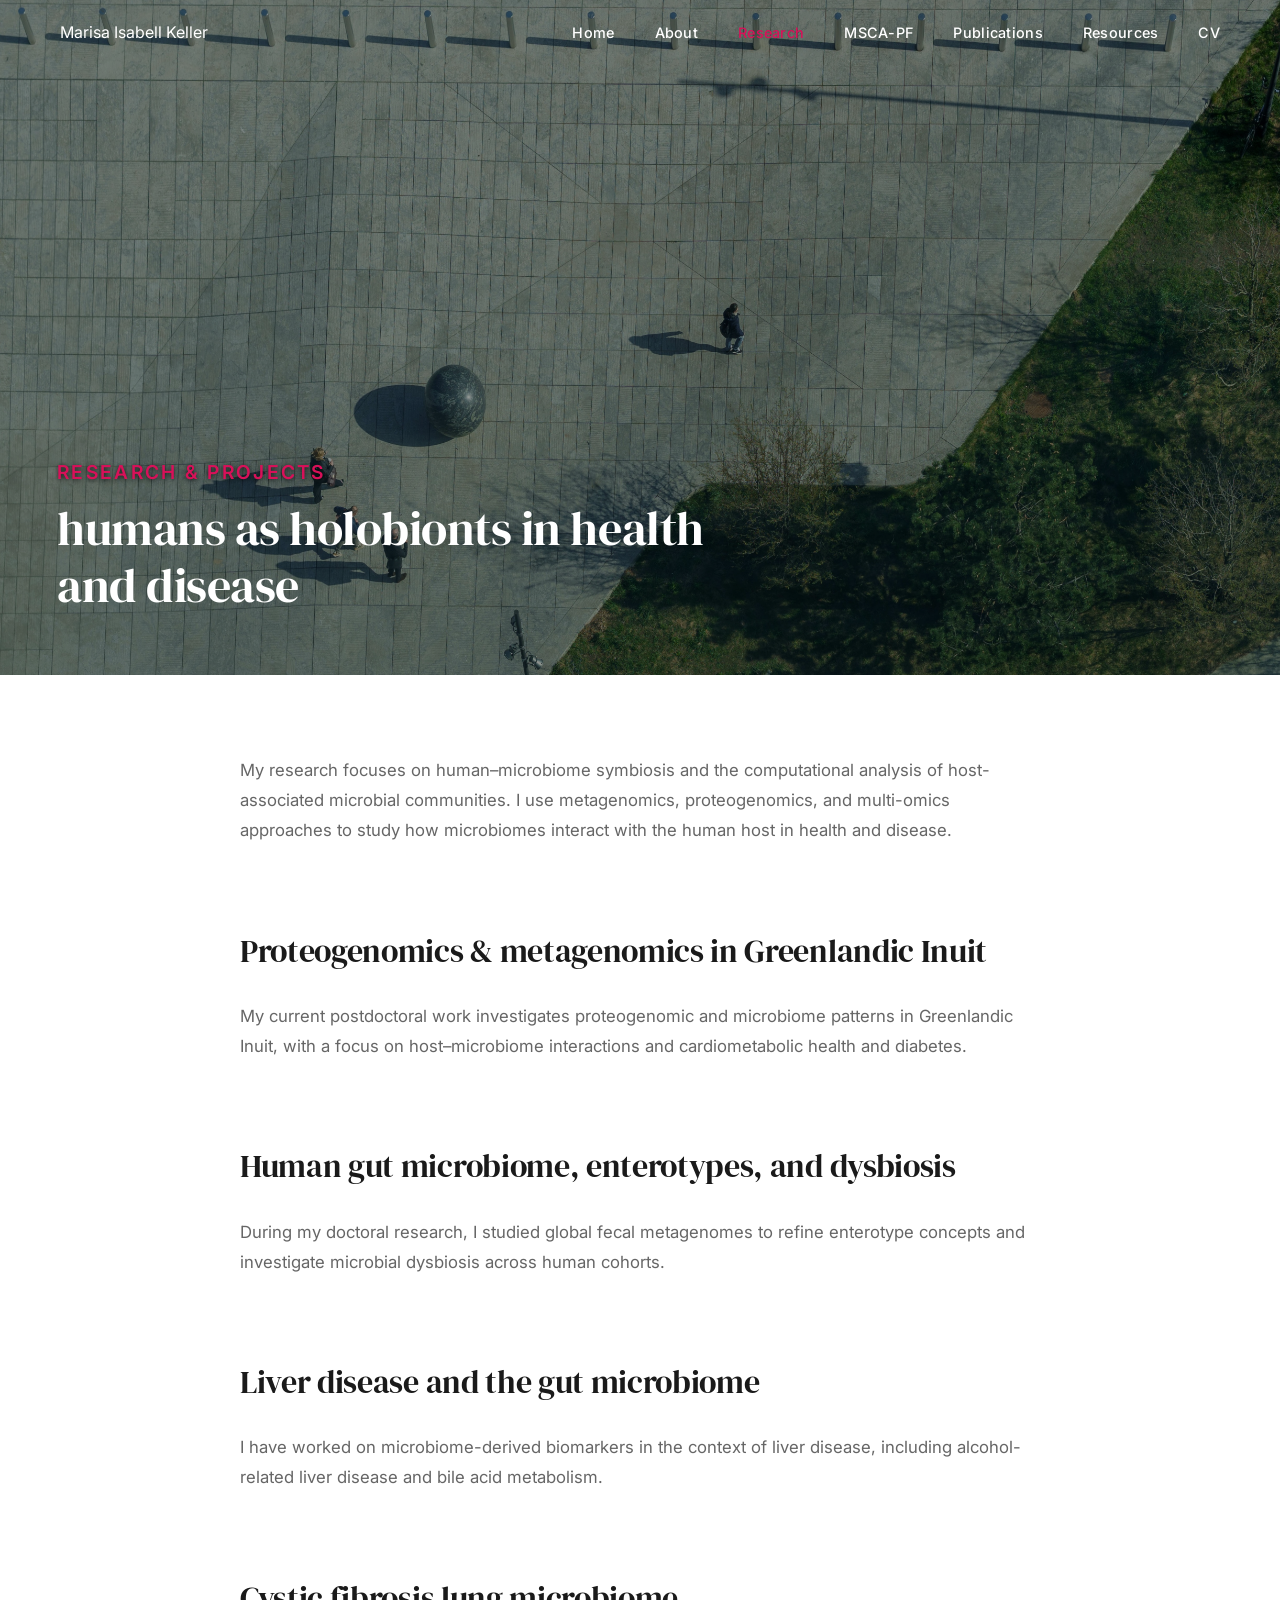
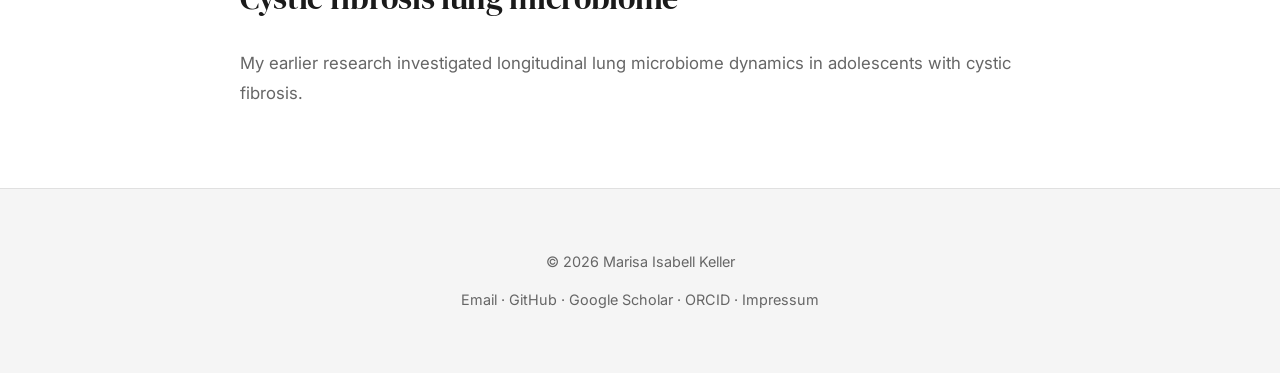
<file: research.html>
<!DOCTYPE html>
<html lang="en">
<head>
  <meta charset="UTF-8" />
  <meta name="viewport" content="width=device-width, initial-scale=1.0" />
  <title>Research | Marisa Isabell Keller</title>
  <link rel="stylesheet" href="style.css" />
</head>

<body>
  <!-- Navigation -->
  <nav class="site-nav">
    <div class="nav-brand">
      <a href="index.html" class="nav-name--secondary">Marisa Isabell Keller</a>
    </div>
    <button class="nav-toggle" aria-label="Toggle navigation">
    <span></span>
    <span></span>
    <span></span>
  </button>
    <div class="nav-links">
      <a href="index.html" class="nav-link">Home</a>
      <a href="index.html#about" class="nav-link">About</a>
      <a href="research.html" class="nav-link nav-active">Research</a>
      <a href="msca-pf.html" class="nav-link">MSCA-PF</a>
      <a href="publications.html" class="nav-link">Publications</a>
      <a href="resources.html" class="nav-link">Resources</a>
      <a href="cv.html" class="nav-link">CV</a>
    </div>
  </nav>

  <section class="page-hero">
    <img src="assets/img/DSC01222.jpeg" alt="Research" class="page-hero-bg">
    <div class="page-hero-overlay"></div>
    <div class="page-hero-text">
      <span class="page-hero-label">research & projects</span>
      <h1>humans as holobionts in health and disease</h1>
    </div>
  </section>

  <main class="inner-main">

    <section class="inner-section">
      <div class="inner-content">
        <p class="intro-text">
          My research focuses on human–microbiome symbiosis and the computational
          analysis of host-associated microbial communities. I use metagenomics,
          proteogenomics, and multi-omics approaches to study how microbiomes interact
          with the human host in health and disease.
        </p>
      </div>
    </section>

    <section class="inner-section">
      <div class="inner-content">
        <h2>Proteogenomics &amp; metagenomics in Greenlandic Inuit</h2>
        <p>
          My current postdoctoral work investigates proteogenomic and microbiome
          patterns in Greenlandic Inuit, with a focus on host–microbiome interactions
          and cardiometabolic health and diabetes.
        </p>
      </div>
    </section>

    <section class="inner-section">
      <div class="inner-content">
        <h2>Human gut microbiome, enterotypes, and dysbiosis</h2>
        <p>
          During my doctoral research, I studied global fecal metagenomes to refine
          enterotype concepts and investigate microbial dysbiosis across human cohorts.
        </p>
      </div>
    </section>

    <section class="inner-section">
      <div class="inner-content">
        <h2>Liver disease and the gut microbiome</h2>
        <p>
          I have worked on microbiome-derived biomarkers in the context of liver
          disease, including alcohol-related liver disease and bile acid metabolism.
        </p>
      </div>
    </section>

    <section class="inner-section">
      <div class="inner-content">
        <h2>Cystic fibrosis lung microbiome</h2>
        <p>
          My earlier research investigated longitudinal lung microbiome dynamics in
          adolescents with cystic fibrosis.
        </p>
      </div>
    </section>

  </main>

  <footer>
    <p>© 2026 Marisa Isabell Keller</p>
    <p>
      <a href="mailto:marisa.keller@sund.ku.dk">Email</a> ·
      <a href="https://github.com/MarisaIsabell">GitHub</a> ·
      <a href="https://scholar.google.com/citations?hl=en&user=rikPBz0AAAAJ">Google Scholar</a> ·
      <a href="https://orcid.org/0000-0002-1485-415X">ORCID</a> ·
      <a href="impressum.html">Impressum</a>
    </p>
  </footer>

  <script>
  const nav = document.querySelector('.site-nav');
  const hero = document.querySelector('.page-hero');
  function updateNav() {
    nav.classList.toggle('site-nav--scrolled', window.scrollY >= hero.offsetHeight);
  }
  window.addEventListener('scroll', updateNav, { passive: true });
  updateNav();
</script>
  
  <script>
  const nav = document.querySelector('.site-nav');
  const hero = document.querySelector('.page-hero');
  function updateNav() {
    nav.classList.toggle('site-nav--scrolled', window.scrollY >= hero.offsetHeight);
  }
  window.addEventListener('scroll', updateNav, { passive: true });
  updateNav();
</script>
 <script>
  const toggle = document.querySelector('.nav-toggle');
  const navLinks = document.querySelector('.nav-links');
  toggle.addEventListener('click', () => {
    toggle.classList.toggle('nav-toggle--open');
    navLinks.classList.toggle('nav-links--open');
  });
</script>
  
  
</body>
</html>
</file>
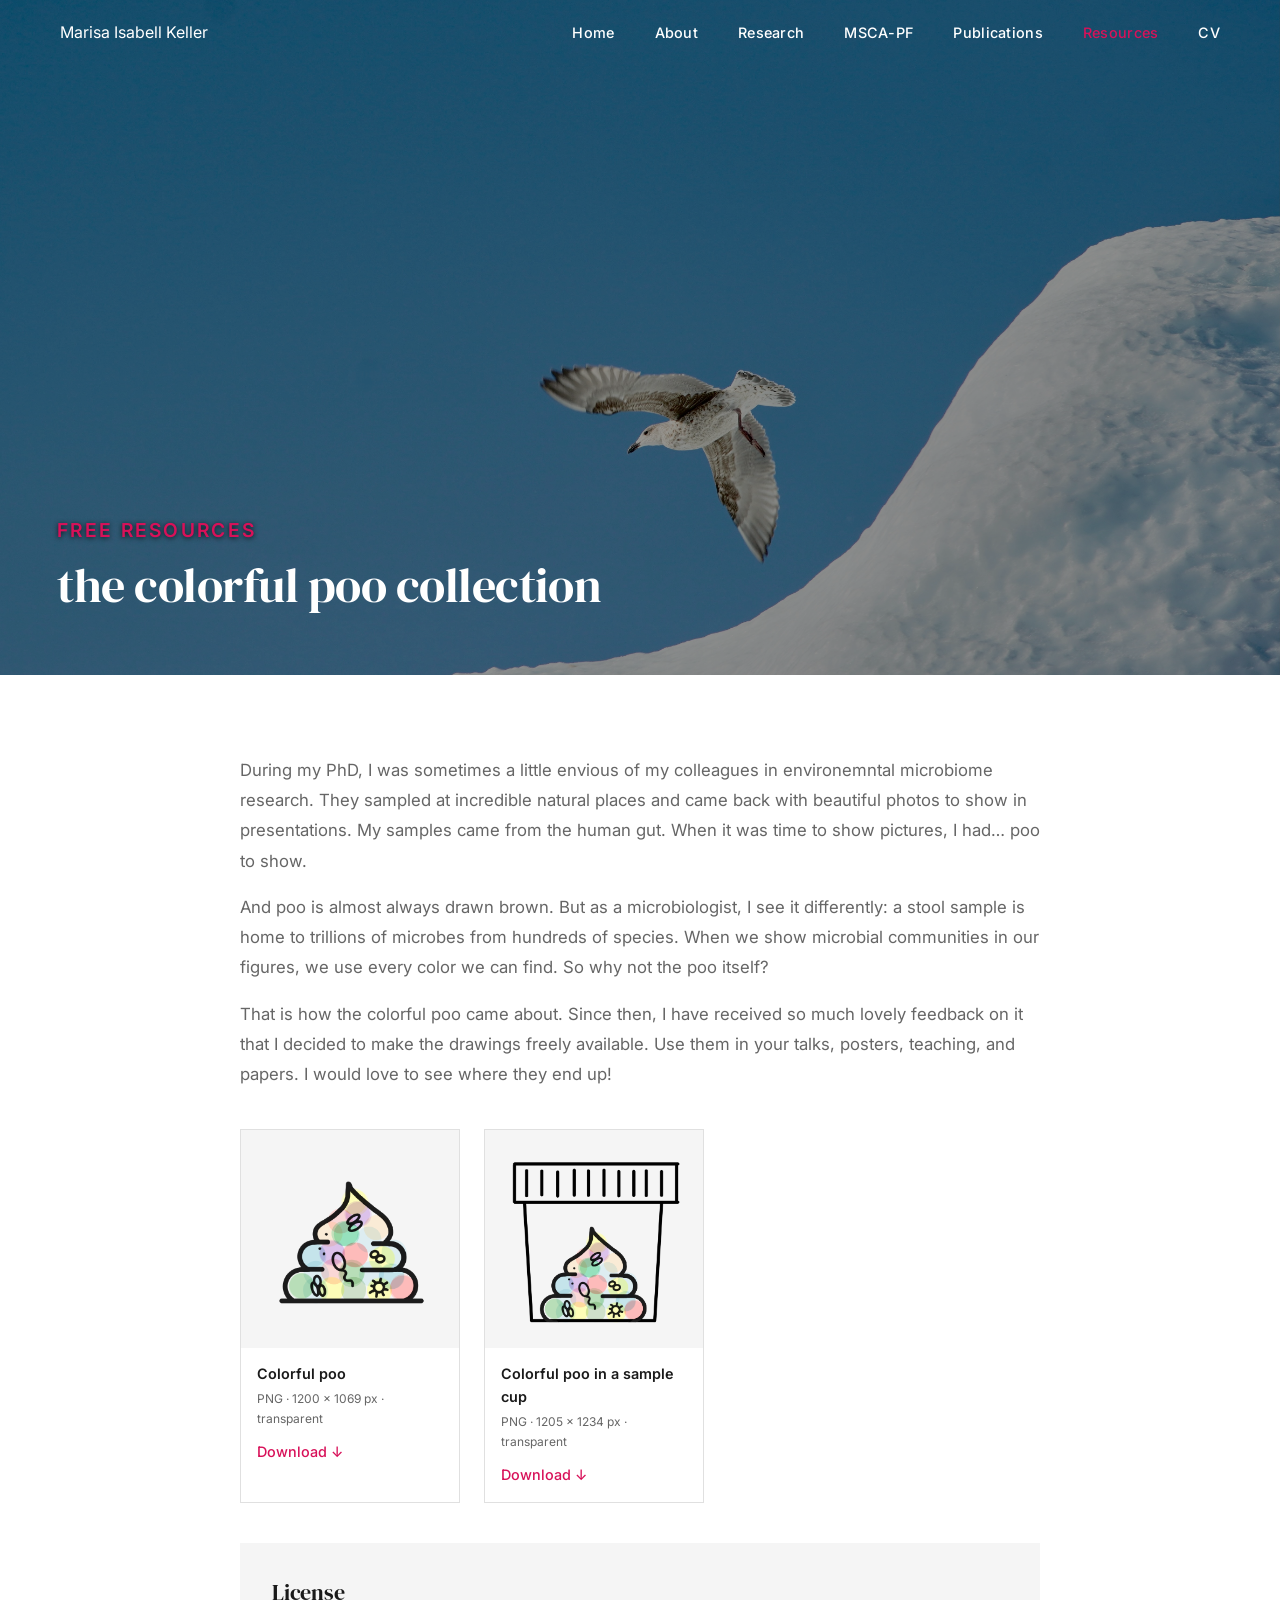
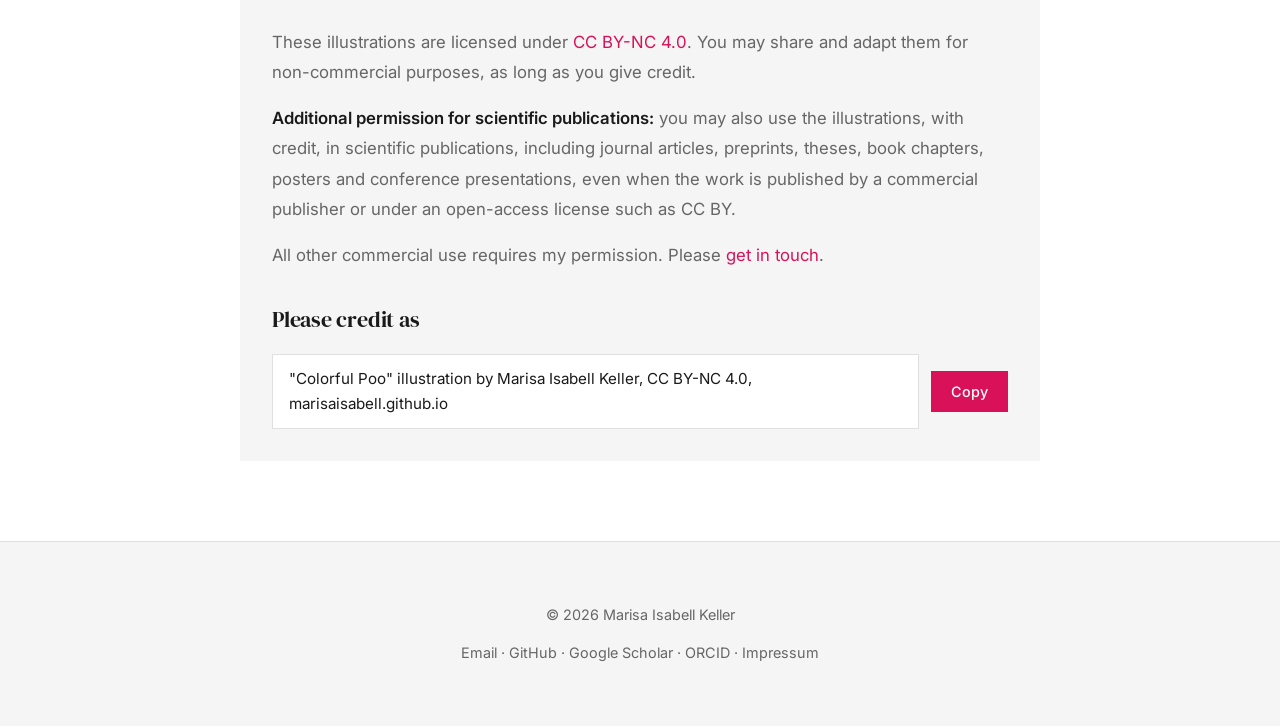
<file: resources.html>
<!DOCTYPE html>
<html lang="en">
<head>
  <meta charset="UTF-8" />
  <meta name="viewport" content="width=device-width, initial-scale=1.0" />
  <title>Resources | Marisa Isabell Keller</title>
  <meta name="description" content="The Colorful Poo Collection: free microbiome illustrations for talks, posters, teaching and scientific publications." />
  <link rel="stylesheet" href="style.css" />
</head>

<body class="secondary-page">
  <!-- Navigation -->
  <nav class="site-nav">
    <div class="nav-brand">
      <a href="index.html" class="nav-name--secondary">Marisa Isabell Keller</a>
    </div>
    <button class="nav-toggle" aria-label="Toggle navigation">
    <span></span>
    <span></span>
    <span></span>
  </button>
    <div class="nav-links">
      <a href="index.html" class="nav-link">Home</a>
      <a href="index.html#about" class="nav-link">About</a>
      <a href="research.html" class="nav-link">Research</a>
      <a href="msca-pf.html" class="nav-link">MSCA-PF</a>
      <a href="publications.html" class="nav-link">Publications</a>
      <a href="resources.html" class="nav-link nav-active">Resources</a>
      <a href="cv.html" class="nav-link">CV</a>
    </div>
  </nav>

  <section class="page-hero">
    <img src="assets/img/DSC08132.jpeg" alt="A bird flying freely in the sky" class="page-hero-bg">
    <div class="page-hero-overlay"></div>
    <div class="page-hero-text">
      <span class="page-hero-label">free resources</span>
      <h1>the colorful poo collection</h1>
    </div>
  </section>

  <main class="inner-main">

    <section class="inner-section" id="colorful-poo">
      <div class="inner-content">
        <p>
          During my PhD, I was sometimes a little envious of my colleagues in environemntal microbiome
          research. They sampled at incredible natural places and came back with
          beautiful photos to show in presentations. My samples came from the human
          gut. When it was time to show pictures, I had… poo to show.
        </p>
        <p>
          And poo is almost always drawn brown. But as a microbiologist, I see it
          differently: a stool sample is home to trillions of microbes from hundreds of
          species. When we show microbial communities in our figures, we use every color
          we can find. So why not the poo itself?
        </p>
        <p>
          That is how the colorful poo came about. Since then, I have received so much
          lovely feedback on it that I decided to make the drawings freely available.
          Use them in your talks, posters, teaching, and papers. I would love to see
          where they end up!
        </p>

        <div class="resource-grid">
          <figure class="resource-card">
            <div class="resource-image">
              <img src="assets/img/resources/colorful-poo.png"
                   alt="Line drawing of a poo filled with colorful translucent circles and small microbe shapes"
                   loading="lazy">
            </div>
            <figcaption>
              <span class="resource-title">Colorful poo</span>
              <span class="resource-meta">PNG · 1200 × 1069 px · transparent</span>
              <a href="assets/img/resources/colorful-poo.png" download class="resource-download">Download ↓</a>
            </figcaption>
          </figure>

          <figure class="resource-card">
            <div class="resource-image">
              <img src="assets/img/resources/colorful-poo-sample-cup.png"
                   alt="Line drawing of a stool sample container holding a colorful poo with microbe shapes"
                   loading="lazy">
            </div>
            <figcaption>
              <span class="resource-title">Colorful poo in a sample cup</span>
              <span class="resource-meta">PNG · 1205 × 1234 px · transparent</span>
              <a href="assets/img/resources/colorful-poo-sample-cup.png" download class="resource-download">Download ↓</a>
            </figcaption>
          </figure>
        </div>

        <div class="license-box">
          <h3>License</h3>
          <p>
            These illustrations are licensed under
            <a rel="license noopener noreferrer" href="https://creativecommons.org/licenses/by-nc/4.0/" target="_blank">CC BY-NC 4.0</a>.
            You may share and adapt them for non-commercial purposes, as long as you give credit.
          </p>
          <p>
            <strong>Additional permission for scientific publications:</strong> you may also
            use the illustrations, with credit, in scientific publications, including journal
            articles, preprints, theses, book chapters, posters and conference presentations,
            even when the work is published by a commercial publisher or under an open-access
            license such as CC BY.
          </p>
          <p>
            All other commercial use requires my permission. Please
            <a href="mailto:marisa.keller@sund.ku.dk">get in touch</a>.
          </p>

          <h3>Please credit as</h3>
          <div class="credit-line">
            <code id="credit-text">"Colorful Poo" illustration by Marisa Isabell Keller, CC BY-NC 4.0, marisaisabell.github.io</code>
            <button type="button" class="credit-copy" data-copy="credit-text">Copy</button>
          </div>
        </div>
      </div>
    </section>

  </main>

  <footer>
    <p>© 2026 Marisa Isabell Keller</p>
    <p>
      <a href="mailto:marisa.keller@sund.ku.dk">Email</a> ·
      <a href="https://github.com/MarisaIsabell">GitHub</a> ·
      <a href="https://scholar.google.com/citations?hl=en&user=rikPBz0AAAAJ">Google Scholar</a> ·
      <a href="https://orcid.org/0000-0002-1485-415X">ORCID</a> ·
      <a href="impressum.html">Impressum</a>
    </p>
  </footer>

  <script>
  const nav = document.querySelector('.site-nav');
  const hero = document.querySelector('.page-hero');
  function updateNav() {
    nav.classList.toggle('site-nav--scrolled', window.scrollY >= hero.offsetHeight);
  }
  window.addEventListener('scroll', updateNav, { passive: true });
  updateNav();
</script>

  <script>
  const toggle = document.querySelector('.nav-toggle');
  const navLinks = document.querySelector('.nav-links');
  toggle.addEventListener('click', () => {
    toggle.classList.toggle('nav-toggle--open');
    navLinks.classList.toggle('nav-links--open');
  });
</script>

  <script>
  document.querySelectorAll('.credit-copy').forEach(button => {
    button.addEventListener('click', () => {
      const text = document.getElementById(button.dataset.copy).textContent;
      navigator.clipboard.writeText(text).then(() => {
        button.textContent = 'Copied!';
        setTimeout(() => { button.textContent = 'Copy'; }, 2000);
      });
    });
  });
</script>

</body>
</html>
</file>
<file: style.css>
@import url('https://fonts.googleapis.com/css2?family=DM+Serif+Display:ital@0;1&display=swap');
@import url('https://fonts.googleapis.com/css2?family=Inter:wght@300;400;500;600&display=swap');

/* ============================================
   COLOR PALETTE - MINIMALIST
   ============================================ */
:root {
  --background: #ffffff;
  --text: #1a1a1a;
  --text-light: #666666;
  --accent: #d81159;
  --accent-hover: #b80d4a;
  --beige: #f5f5f5;
  --border: #e0e0e0;
  --white-soft: #fefdfb;
}

* {
  box-sizing: border-box;
  margin: 0;
  padding: 0;
}

html {
  scroll-behavior: smooth;
}

body {
  font-family: 'Inter', -apple-system, BlinkMacSystemFont, 'Segoe UI', sans-serif;
  width: 100%;
  margin: 0 auto;
  padding: 0;
  line-height: 1.6;
  color: var(--text);
  background: var(--background);
  font-size: 1rem;
  font-weight: 400;
}

/* ============================================
   NAVIGATION — HOME (over dark hero)
   ============================================ */

.site-nav {
  display: flex;
  align-items: center;
  justify-content: space-between;
  padding: 20px 60px;
  gap: 18px;
  background: transparent;
  position: fixed;
  top: 0;
  left: 0;
  right: 0;
  z-index: 1000;
  width: 100%;
  transition: background 0.3s ease, box-shadow 0.3s ease;
}

.site-nav--scrolled {
  background: var(--background);
}

.site-nav--scrolled .nav-link {
  color: var(--text);
}

.site-nav--scrolled .nav-link:hover {
  color: var(--accent);
}

.site-nav--scrolled .nav-link.nav-active {
  color: var(--accent);
  font-weight: 600;
}

.site-nav--scrolled .nav-name--secondary {
   color: var(--text);
}

.nav-brand {
  flex-shrink: 0;
}

.nav-name {
  font-size: 0.95rem;
  font-weight: 600;
  letter-spacing: 0.05em;
  text-decoration: none;
  color: var(--accent);
  transition: all 0.3s ease;
}

.nav-name:hover {
  color: var(--accent-hover);
   text-decoration: none;
}

.nav-links {
  display: flex;
  flex-wrap: wrap;
  gap: 40px;
  margin-left: auto;
}

.nav-link {
  color: white;
  text-decoration: none;
  font-size: 0.9rem;
  font-weight: 500;
  letter-spacing: 0.02em;
  transition: all 0.3s ease;
  position: relative;
}

.nav-link:hover {
  font-weight: 700;
  color: var(--accent);
}

.nav-link.nav-active {
  font-weight: 500;
  color: var(--accent);
}

.nav-name--secondary {
  color: white;
text-decoration: none;
}

/* ============================================
   HAMBURGER MENU — MOBILE
   ============================================ */

.nav-toggle {
  display: none;
  flex-direction: column;
  gap: 2px;
  cursor: pointer;
  background: none;
  border: none;
  padding: 4px;
  position: relative;    /* ← add */
  z-index: 1001;  
}

.nav-toggle span {
  display: block;
  width: 24px;
  height: 2px;
  background: white;
  transition: all 0.3s ease;
}

.site-nav--scrolled .nav-toggle span {
  background: var(--text);
}

.nav-toggle--open span:nth-child(1) {
  transform: translateY(7px) rotate(45deg);
}

.nav-toggle--open span:nth-child(2) {
  opacity: 0;
}

.nav-toggle--open span:nth-child(3) {
  transform: translateY(-7px) rotate(-45deg);
}

@media (max-width: 768px) {
  .nav-toggle {
    display: flex;
  }
  .nav-links {
    display: none;
    position: fixed;
    top: 0;
    left: 0;
    right: 0;
    bottom: 0;
    background: transparent;        /* ← was var(--background) */
    flex-direction: column;
    align-items: flex-end;          /* ← was center */
    justify-content: flex-start;    /* ← was center */
    padding-top: 30px;              /* ← space below nav bar */
    padding-right: 30px;            /* ← right alignment breathing room */
    gap: 6px;
    z-index: 999;
  }
  .nav-links--open {
    display: flex;
  }
  .nav-links .nav-link {
    color: var(--accent);                   /* ← was var(--text), needs to show on hero */
    font-size: 1rem;
  }
  .nav-links .nav-link.nav-active {
    color: var(--accent);
  }
   .site-nav--scrolled .nav-links--open {
  background: var(--background);
}
}

/* ============================================
   PAGE HERO — secondary pages
   ============================================
   Full-bleed image hero matching the home page
   style, but at 50vh height for inner pages.
   Nav sits above it (sticky, solid background).
   ============================================ */

.page-hero {
  position: relative;
  width: 100%;
  height: 75vh;
  min-height: 300px;
  overflow: hidden;
  display: flex;
  align-items: flex-end;
  justify-content: flex-start;
}

.page-hero-bg {
  position: absolute;
  top: 0;
  left: 0;
  width: 100%;
  height: 100%;
  object-fit: cover;
  object-position: center;
  z-index: 0;
}

.page-hero-overlay {
  position: absolute;
  top: 0;
  left: 0;
  right: 0;
  bottom: 0;
  background: rgba(0, 0, 0, 0.40);
  z-index: 1;
}

.photo-credit {
  position: absolute;
  bottom: 12px;
  right: 16px;
  z-index: 2;
  font-size: 0.8rem;
  color: rgba(255, 255, 255, 0.8);
  text-decoration: none;
  letter-spacing: 0.02em;
  transition: color 0.3s ease;
}

.photo-credit:hover {
  color: white;
  text-decoration: none;
}

.page-hero-text {
  position: relative;
  z-index: 2;
  padding: 60px 57px;
}

.page-hero-label {
  display: block;
  font-size: 1.2rem;
  font-weight: 600;
  letter-spacing: 0.12em;
  text-transform: uppercase;
  color: var(--accent);
  margin-bottom: 12px;
text-shadow: 0 1px 5px rgba(0, 0, 0, 0.8);
}

.page-hero h1 {
  font-family: 'DM Serif Display', serif;
  font-size: 3rem;
  font-weight: 400;
  line-height: 1.2;
  color: white;
  letter-spacing: -0.01em;
  max-width: 700px;
  margin: 0;
}

/* ============================================
   HERO IMAGE SECTION
   ============================================ */

.hero-image-section {
  position: relative;
  width: 100%;
  height: 100vh;
  overflow: hidden;
  display: flex;
  align-items: center;
  justify-content: flex-start;
}

.hero-image-bg {
  position: absolute;
  top: 0;
  left: 0;
  width: 100%;
  height: 100%;
  object-fit: cover;
  object-position: center;
  z-index: 0;
}

.hero-overlay {
  position: absolute;
  top: 0;
  left: 0;
  right: 0;
  bottom: 0;
  background: rgba(0, 0, 0, 0.35);
  z-index: 1;
}

.hero-text-container {
  position: relative;
  z-index: 2;
  text-align: left;
  padding: 60px 60px;
  max-width: 800px;
  margin: 0;
}

.hero-title {
  font-family: 'DM Serif Display', serif;
  font-size: 3.5rem;
  font-weight: 400;
  line-height: 1.2;
  color: white;
  letter-spacing: -0.01em;
  margin: 0;
}

/* ============================================
   MAIN CONTENT
   ============================================ */

main {
  padding: 0;
  width: 100%;
}

.section-content {
  max-width: 800px;
  margin: 0 auto;
  padding: 0 40px;
}

/* ============================================
   ABOUT INTRO SECTION
   ============================================ */

.about-intro-section {
  padding: 80px 60px;
  background: var(--background);
  width: 100%;
  border-bottom: 1px solid var(--border);
}

.about-content {
  max-width: 1200px;
  margin: 0 auto;
  display: grid;
  grid-template-columns: 2fr 1fr;
  gap: 60px;
  align-items: center;
}

.about-text {
  display: flex;
  flex-direction: column;
}

.intro-text {
  font-size: 1.0rem;
  line-height: 1.8;
  color: var(--text-light);
  margin-bottom: 20px;
}

.intro-text:last-of-type {
  margin-bottom: 32px;
}

.about-image {
  width: 80%;
  overflow: hidden;
   align-self: start;
}

.about-image img {
  width: 100%;
  height: auto;
  display: block;
  object-fit: cover;
   max-height: 480px;
   object-position: top;
}

.hero-icons {
  display: flex;
  gap: 24px;
  margin-top: 40px;
  align-items: center;
}

.hero-icons a {
  display: inline-flex;
  align-items: center;
  justify-content: center;
  text-decoration: none;
  transition: opacity 0.3s ease, transform 0.3s ease;
}

.hero-icons img,
.hero-icons svg {
  width: 24px;
  height: 24px;
  opacity: 0.8;
  transition: opacity 0.3s ease, transform 0.3s ease;
}

.hero-icons a:hover img,
.hero-icons a:hover svg {
  opacity: 1;
  transform: translateY(-2px);
}

/* ============================================
   FLOW SECTIONS
   ============================================ */

.flow-section {
  padding: 60px 40px;
  background: var(--background);
  width: 100%;
  border-top: none;
}

.flow-section.light {
  background: var(--background);
}

.flow-section h2 {
  font-family: 'DM Serif Display', serif;
  font-size: 2.5rem;
  font-weight: 400;
  color: var(--text);
  margin: 0 0 24px 0;
  letter-spacing: -0.01em;
}

.flow-section p {
  font-size: 1.0rem;
  line-height: 1.8;
  color: var(--text-light);
  margin-bottom: 20px;
}

.flow-section p:last-child {
  margin-bottom: 0;
}

.link-arrow {
  color: var(--accent);
  text-decoration: none;
  font-weight: 600;
  transition: all 0.3s ease;
  display: inline-block;
}

.link-arrow:hover {
  color: var(--accent-hover);
  transform: translateX(4px);
}

/* ============================================
   TYPOGRAPHY
   ============================================ */

h1, h2, h3, h4, h5, h6 {
  font-family: 'DM Serif Display', serif;
  font-weight: 400;
  letter-spacing: -0.01em;
  color: var(--text);
}

h2 {
  font-size: 2.5rem;
  margin: 0 0 32px 0;
}

h3 {
  font-size: 1.4rem;
  margin: 0 0 20px 0;
}

p {
  margin: 0 0 16px 0;
  font-size: 1rem;
  line-height: 1.8;
  color: var(--text-light);
}

p:last-child {
  margin-bottom: 0;
}

a {
  color: var(--accent);
  text-decoration: none;
  transition: all 0.3s ease;
}

a:hover {
  color: var(--accent-hover);
}
.news-figure-right {
  float: right;
  max-width: 320px;
  margin: 0 0 1rem 1.5rem;  /* space below + to the left of the image */
}

.news-figure-right img {
  width: 100%;
  height: auto;
  border-radius: 6px;
  display: block;
}

.news-figure-right figcaption {
  font-size: 0.85rem;
  color: #666;
  margin-top: 0.4rem;
}

/* stack instead of float on narrow screens */
@media (max-width: 600px) {
  .news-figure-right {
    float: none;
    max-width: 100%;
    margin: 1rem 0;
  }
}
/* ============================================
   FOOTER
   ============================================ */

footer {
  padding: 60px 60px;
  margin-top: 0;
  border-top: 1px solid var(--border);
  font-size: 0.9rem;
  color: var(--text-light);
  background: var(--beige);
  text-align: center;
  width: 100%;
}

footer p {
  margin-bottom: 12px;
  font-size: 0.9rem;
}

footer p:last-child {
  margin-bottom: 0;
}

footer a {
  text-decoration: none;
  color: var(--text-light);
  border-bottom: 1px solid transparent;
  transition: all 0.3s ease;
}

footer a:hover {
  color: var(--accent);
  border-bottom-color: var(--accent);
}

/* ============================================
   RESPONSIVE DESIGN
   ============================================ */

@media (max-width: 1024px) {
  .site-nav {
    padding: 25px 40px;
  }

  .nav-links {
    gap: 30px;
  }

  .hero-title {
    font-size: 2.8rem;
  }

  .hero-text-container {
    padding: 60px 40px;
  }

  .about-intro-section {
    padding: 80px 40px;
  }

  .about-content {
    gap: 40px;
  }

  .flow-section {
    padding: 60px 40px;
  }

  .flow-section h2 {
    font-size: 2rem;
  }

  .intro-text,
  .flow-section p {
    font-size: 1rem;
  }

  .page-hero {
    height: 45vh;
  }

  .page-hero-text {
    padding: 40px 40px;
  }

  .page-hero h1 {
    font-size: 2.4rem;
  }
}

@media (max-width: 768px) {
  .site-nav {
    padding: 20px 30px;
  }

  .nav-name {
    font-size: 0.85rem;
   text-decoration: none;
  }

  .nav-links {
    gap: 25px;
    font-size: 0.85rem;
  }

  .hero-title {
    font-size: 1.6rem;
  }

  .hero-text-container {
    padding: 40px 30px;
  }

  .about-intro-section {
    padding: 60px 30px;
  }

  .about-content {
    grid-template-columns: 1fr;
    gap: 40px;
  }

  .flow-section {
    padding: 50px 30px;
  }

  .flow-section h2 {
    font-size: 1.8rem;
    margin-bottom: 20px;
  }

  .intro-text,
  .flow-section p {
    font-size: 0.95rem;
    margin-bottom: 16px;
  }

  .hero-icons {
    gap: 18px;
  }

  .hero-icons img,
  .hero-icons svg {
    width: 20px;
    height: 20px;
  }

  footer {
    padding: 40px 30px;
  }

  .page-hero {
    height: 27vh;
    min-height: 260px;
  }

  .page-hero-text {
    padding: 32px 30px;
  }

  .page-hero h1 {
    font-size: 2rem;
  }
}

@media (max-width: 480px) {
  .site-nav {
    padding: 16px 20px;
  }

  .nav-brand {
    width: auto;
    margin-bottom: 0;
  }

  .nav-links {
    gap: 8px;
    flex-wrap: wrap;
    font-size: 0.8rem;
  }

  .hero-image-section {
    height: 100vh;
  }

  .hero-title {
    font-size: 1.2rem;
    line-height: 1.3;
  }

  .hero-text-container {
    padding: 30px 18px;
  }

  .about-intro-section {
    padding: 50px 20px;
  }

  .about-content {
    grid-template-columns: 1fr;
    gap: 30px;
  }

  .flow-section {
    padding: 50px 20px;
  }

  .flow-section h2 {
    font-size: 1.5rem;
    margin-bottom: 16px;
  }

  .intro-text,
  .flow-section p {
    font-size: 0.9rem;
    margin-bottom: 12px;
  }

  .section-content {
    padding: 0 20px;
  }

  .hero-icons {
    gap: 14px;
    margin-top: 32px;
  }

  .hero-icons img,
  .hero-icons svg {
    width: 18px;
    height: 18px;
  }

  footer {
    padding: 30px 20px;
    font-size: 0.8rem;
  }

  footer p {
    margin-bottom: 8px;
  }

  .page-hero {
    height: 25vh;
    min-height: 220px;
  }

  .page-hero-text {
    padding: 24px 20px;
  }

  .page-hero h1 {
    font-size: 1.6rem;
  }
}

/* ============================================
   INNER PAGE LAYOUT
   ============================================
   Used on all pages except index.html.
   Nav sits over the page-hero (position: fixed,
   transparent) exactly like the home page.
   ============================================ */

.inner-main {
  padding: 0;
  width: 100%;
}

.inner-section {
  padding: 80px 60px;
}

.inner-section + .inner-section {
  padding-top: 0;
}

.inner-content {
  max-width: 800px;
  margin: 0 auto;
}

.inner-content h2 {
  font-family: 'DM Serif Display', serif;
  font-size: 2rem;
  font-weight: 400;
  color: var(--text);
  margin: 0 0 24px 0;
  letter-spacing: -0.01em;
}

.inner-content p {
  font-size: 1.05rem;
  line-height: 1.8;
  color: var(--text-light);
  margin-bottom: 16px;
}

.inner-content p:last-child {
  margin-bottom: 0;
}

.inner-content strong {
  color: var(--text);
  font-weight: 600;
}
.inner-content a {
  color: inherit;
  text-decoration: none;
}

.inner-content a:hover {
  color: var(--accent);
  text-decoration: underline;
}

/* CV page: short hero (no background image) */
.page-hero--short {
  height: 28vh;
  min-height: 200px;
  background: var(--text);
}

/* ============================================
   PUBLICATIONS LIST
   ============================================ */

.pub-year-group {
  margin-bottom: 56px;
}

.pub-year-group:last-child {
  margin-bottom: 0;
}

.pub-year-label {
  font-family: 'DM Serif Display', serif;
  font-size: 1.6rem;
  font-weight: 400;
  color: var(--text);
  margin-bottom: 24px;
  padding-bottom: 12px;
  border-bottom: 1px solid var(--border);
}

.pub-entry {
  padding: 20px 0;
  border-bottom: 1px solid var(--border);
}

.pub-entry:last-child {
  border-bottom: none;
}

.pub-meta {
  display: flex;
  flex-direction: column;
  gap: 4px;
}

.pub-authors {
  font-size: 0.9rem;
  color: var(--text-light);
  line-height: 1.6;
}

.pub-title {
  font-size: 1rem;
  font-weight: 600;
  color: var(--text);
  line-height: 1.5;
  display: block;
  margin-top: 2px;
}

.pub-journal {
  font-size: 0.9rem;
  color: var(--text-light);
  display: flex;
  align-items: center;
  gap: 8px;
  flex-wrap: wrap;
}

.pub-doi {
  font-size: 0.8rem;
  color: var(--accent);
  text-decoration: none;
  margin-top: 2px;
  display: inline-block;
  letter-spacing: 0.01em;
}

.pub-doi:hover {
  color: var(--accent-hover);
}

.pub-badge {
  display: inline-block;
  font-size: 0.7rem;
  font-weight: 600;
  letter-spacing: 0.08em;
  text-transform: uppercase;
  padding: 2px 7px;
  border-radius: 2px;
  vertical-align: middle;
}

.pub-badge--preprint {
  background: #fff3e0;
  color: #b35c00;
}

.pub-badge--thesis {
  background: #e8f5e9;
  color: #2e7d32;
}

/* ============================================
   RESPONSIVE — INNER PAGES
   ============================================ */

@media (max-width: 1024px) {
  .inner-section {
    padding: 60px 40px;
  }
  .inner-section + .inner-section {
    padding-top: 0;
  }
}

@media (max-width: 768px) {
  .inner-section {
    padding: 48px 30px;
  }
  .inner-section + .inner-section {
    padding-top: 0;
  }
  .inner-content h2 {
    font-size: 1.6rem;
  }
  .pub-year-label {
    font-size: 1.3rem;
  }
}

@media (max-width: 480px) {
  .inner-section {
    padding: 40px 20px;
  }
  .inner-section + .inner-section {
    padding-top: 0;
  }
  .inner-content h2 {
    font-size: 1.4rem;
  }
}

.section-overlay-link {
  position: absolute;
  inset: 0;
  z-index: 0;
}

.section-content {
  position: relative;
  z-index: 1;
}

.flow-section:has(.section-overlay-link) {
  cursor: pointer;
}

.eu-logo {
  height: 72px;
  width: auto;
  flex-shrink: 0;
}

.pub-authors strong {
  color: var(--accent);
}

/* ============================================
   RESOURCES PAGE
   ============================================ */

.resource-grid {
  display: grid;
  grid-template-columns: repeat(auto-fill, minmax(180px, 220px));
  gap: 24px;
  margin: 40px 0;
}

.resource-card {
  margin: 0;
  border: 1px solid var(--border);
  background: var(--background);
}

.resource-image {
  aspect-ratio: 1 / 1;
  display: flex;
  align-items: center;
  justify-content: center;
  padding: 16px;
  background: var(--beige);
}

.resource-image img {
  max-width: 100%;
  max-height: 100%;
  object-fit: contain;
}

.resource-card figcaption {
  display: flex;
  flex-direction: column;
  gap: 4px;
  padding: 14px 16px 16px;
  font-size: 0.9rem;
}

.resource-title {
  font-weight: 600;
  color: var(--text);
}

.resource-meta {
  font-size: 0.75rem;
  color: var(--text-light);
}

.inner-content a.resource-download {
  margin-top: 8px;
  font-weight: 500;
  color: var(--accent);
}

.license-box {
  padding: 32px;
  background: var(--beige);
}

.license-box h3 {
  font-family: 'DM Serif Display', serif;
  font-size: 1.4rem;
  font-weight: 400;
  margin: 0 0 16px 0;
}

.license-box h3:not(:first-child) {
  margin-top: 32px;
}

.inner-content .license-box a {
  color: var(--accent);
}

.credit-line {
  display: flex;
  align-items: center;
  gap: 12px;
  flex-wrap: wrap;
}

.credit-line code {
  flex: 1 1 280px;
  font-family: inherit;
  font-size: 0.95rem;
  padding: 12px 16px;
  background: var(--background);
  border: 1px solid var(--border);
}

.credit-copy {
  font-family: inherit;
  font-size: 0.9rem;
  font-weight: 500;
  padding: 12px 20px;
  border: none;
  background: var(--accent);
  color: white;
  cursor: pointer;
  transition: background 0.3s ease;
}

.credit-copy:hover {
  background: var(--accent-hover);
}

@media (max-width: 480px) {
  .license-box {
    padding: 24px 20px;
  }
}
</file>
